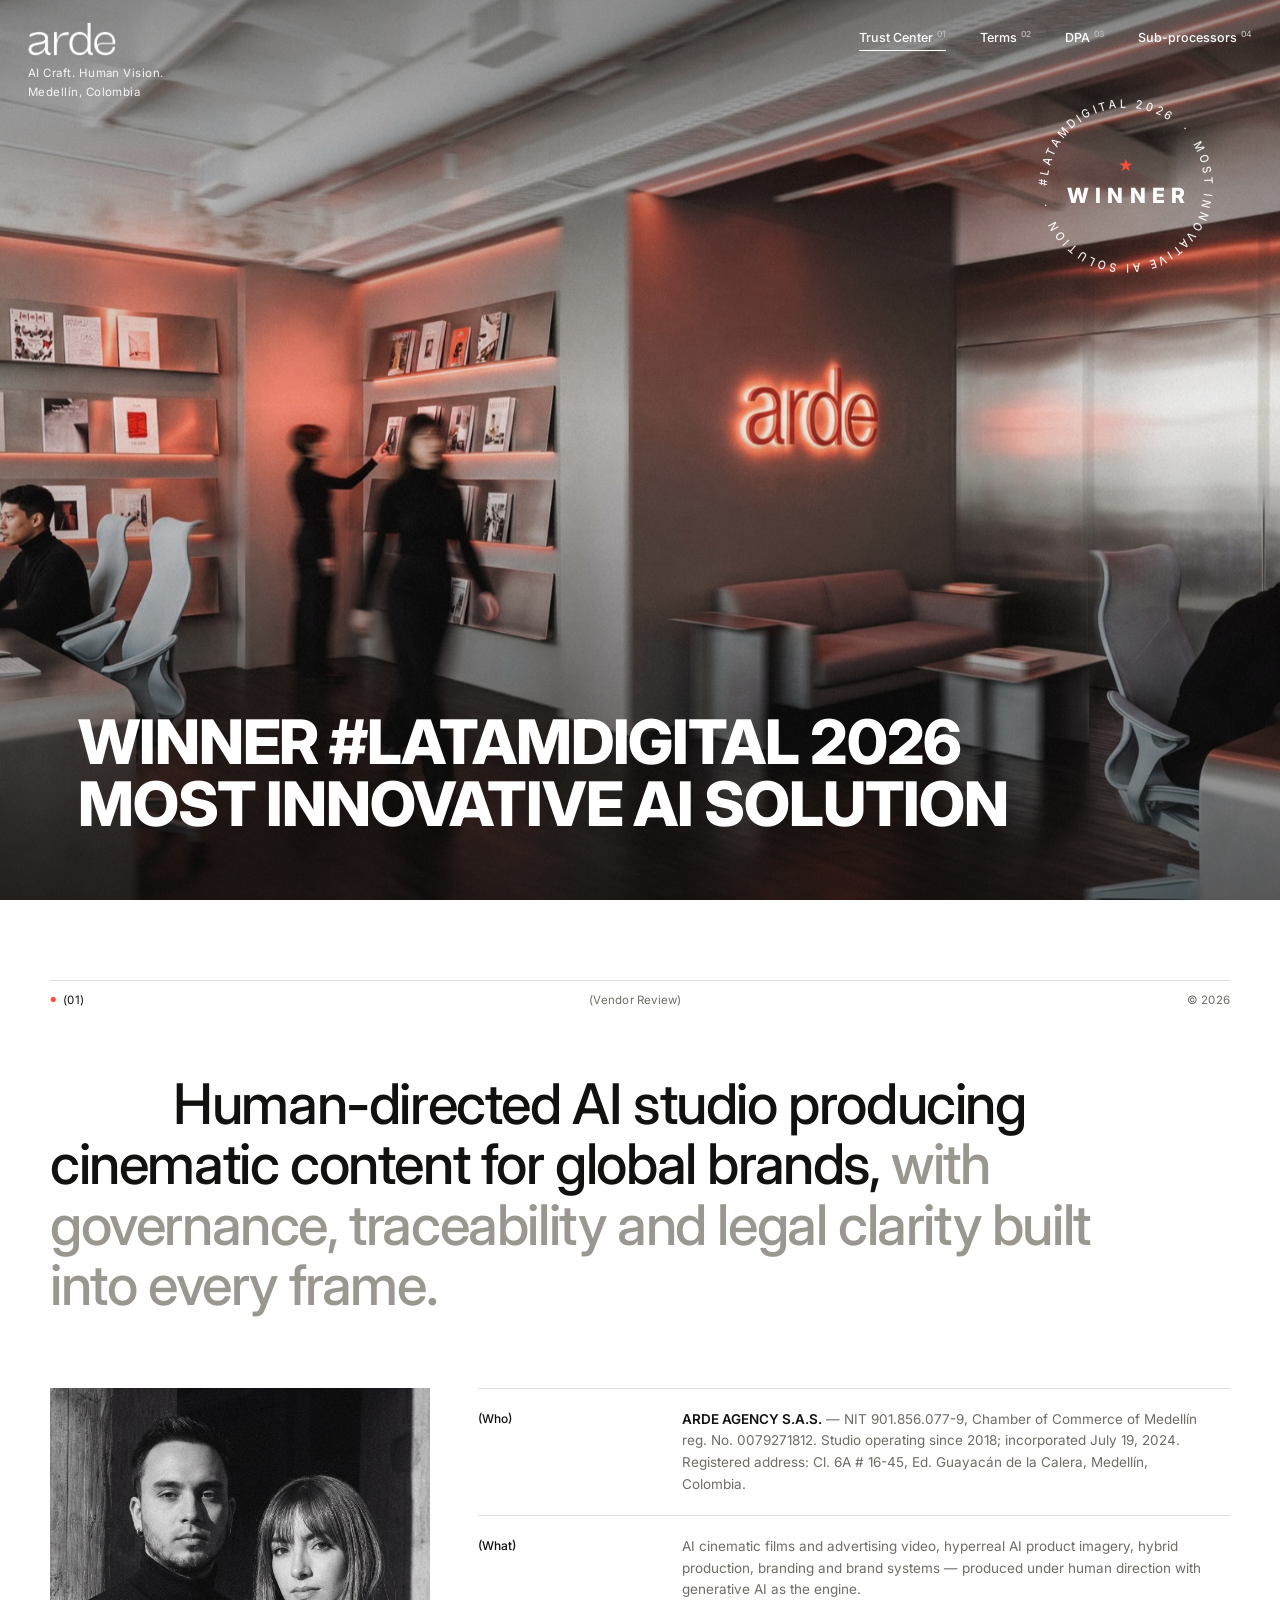
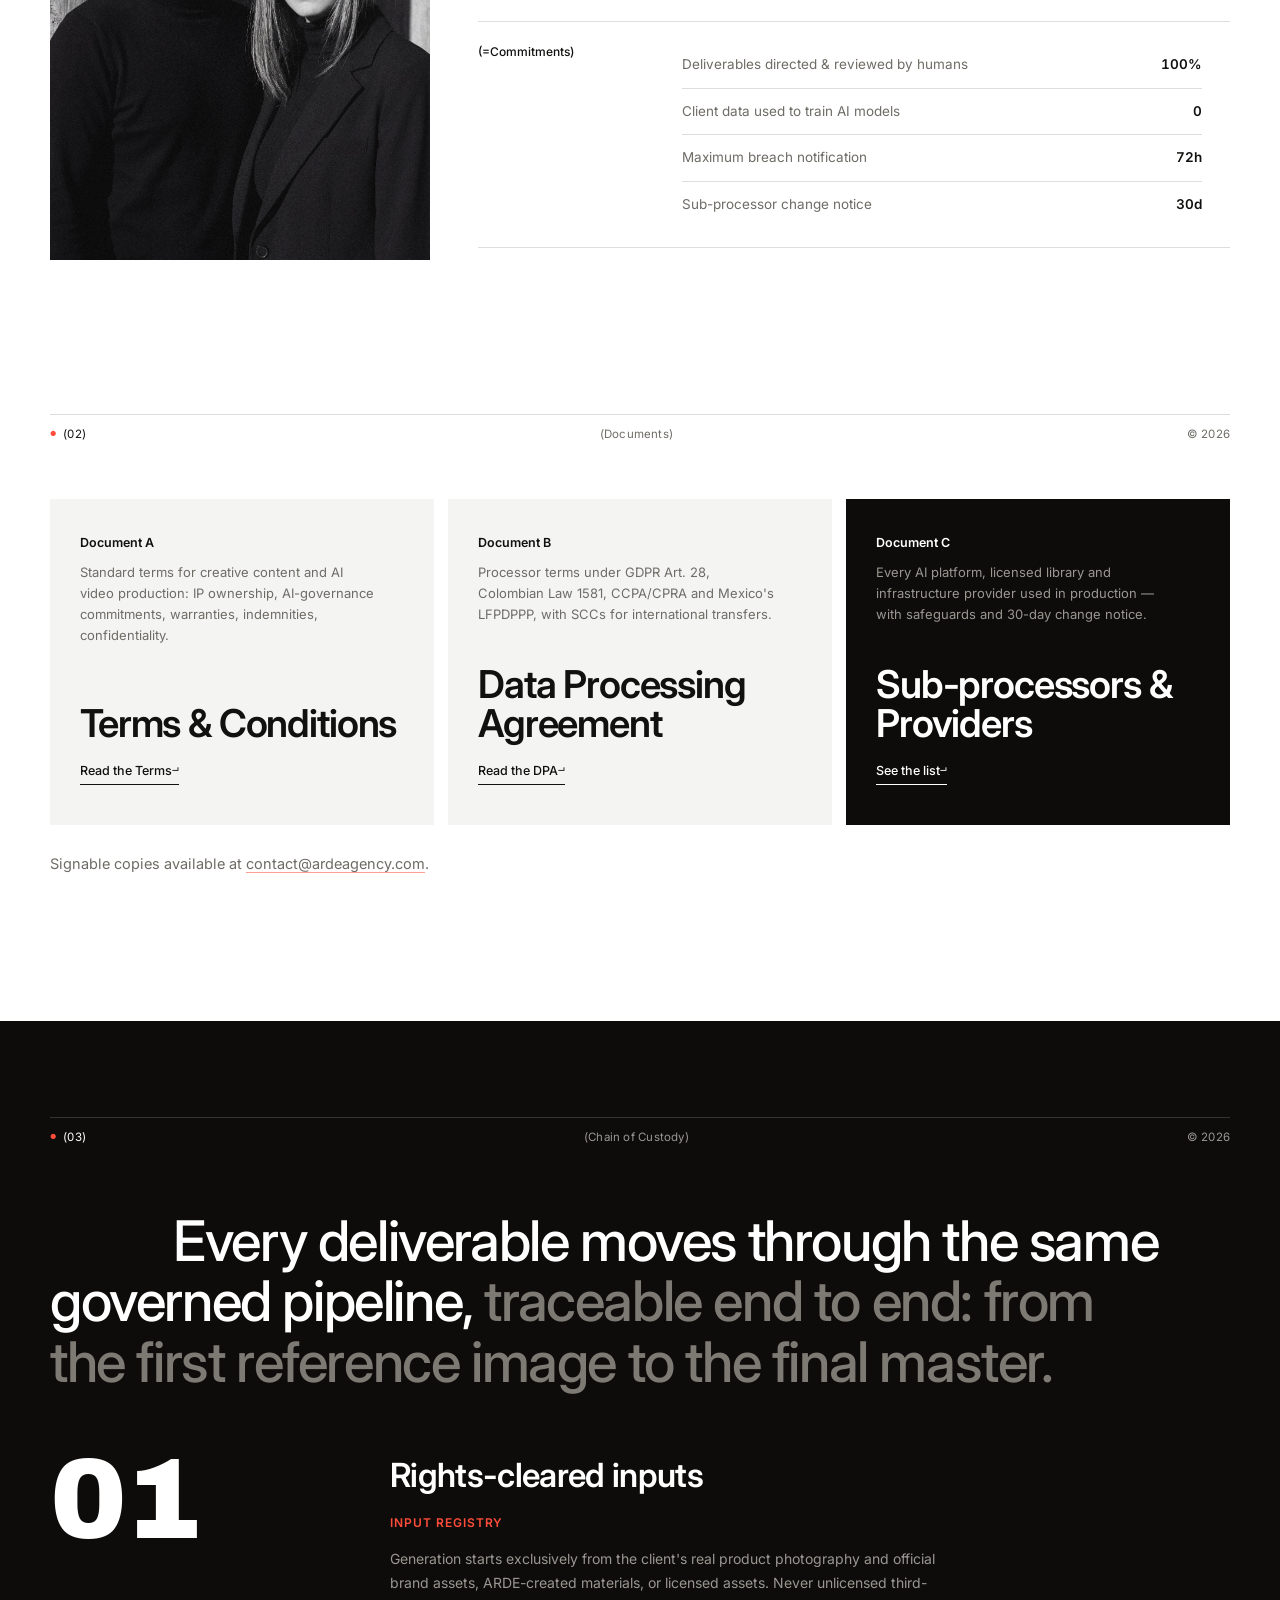
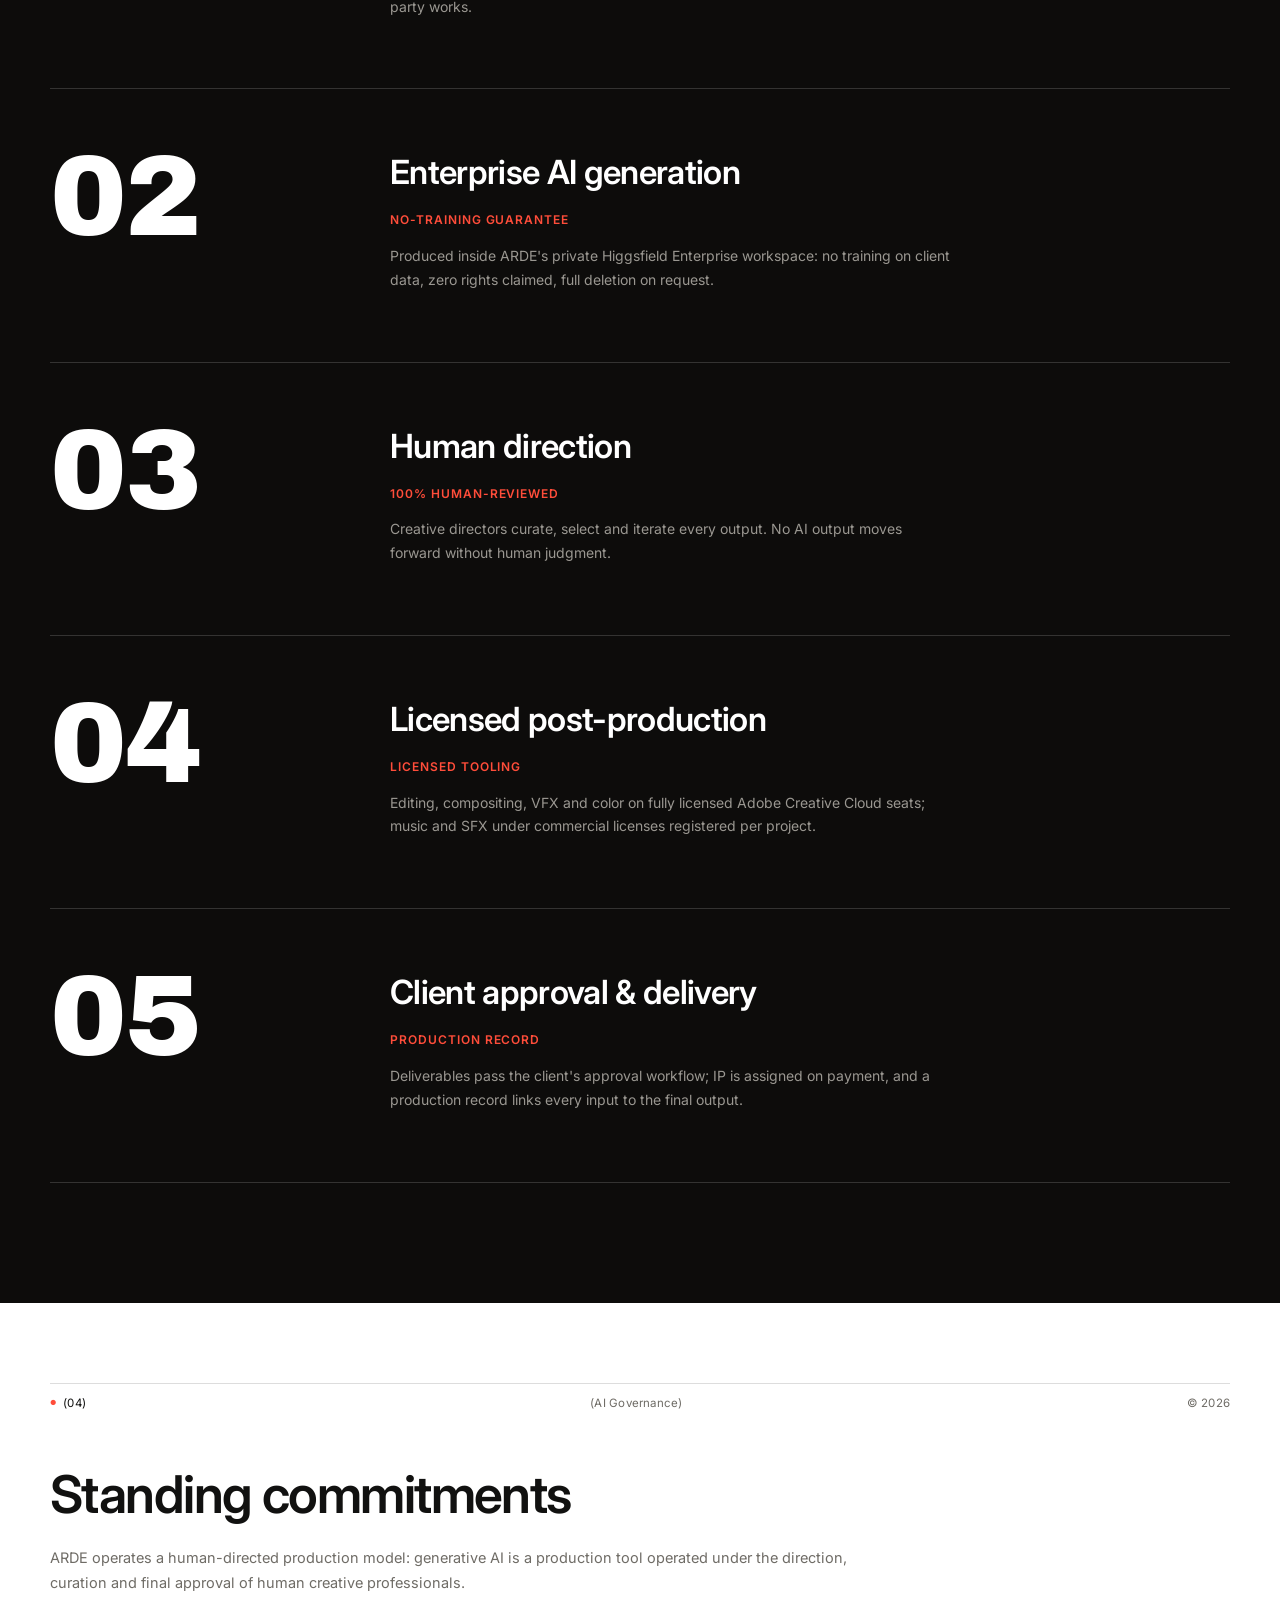
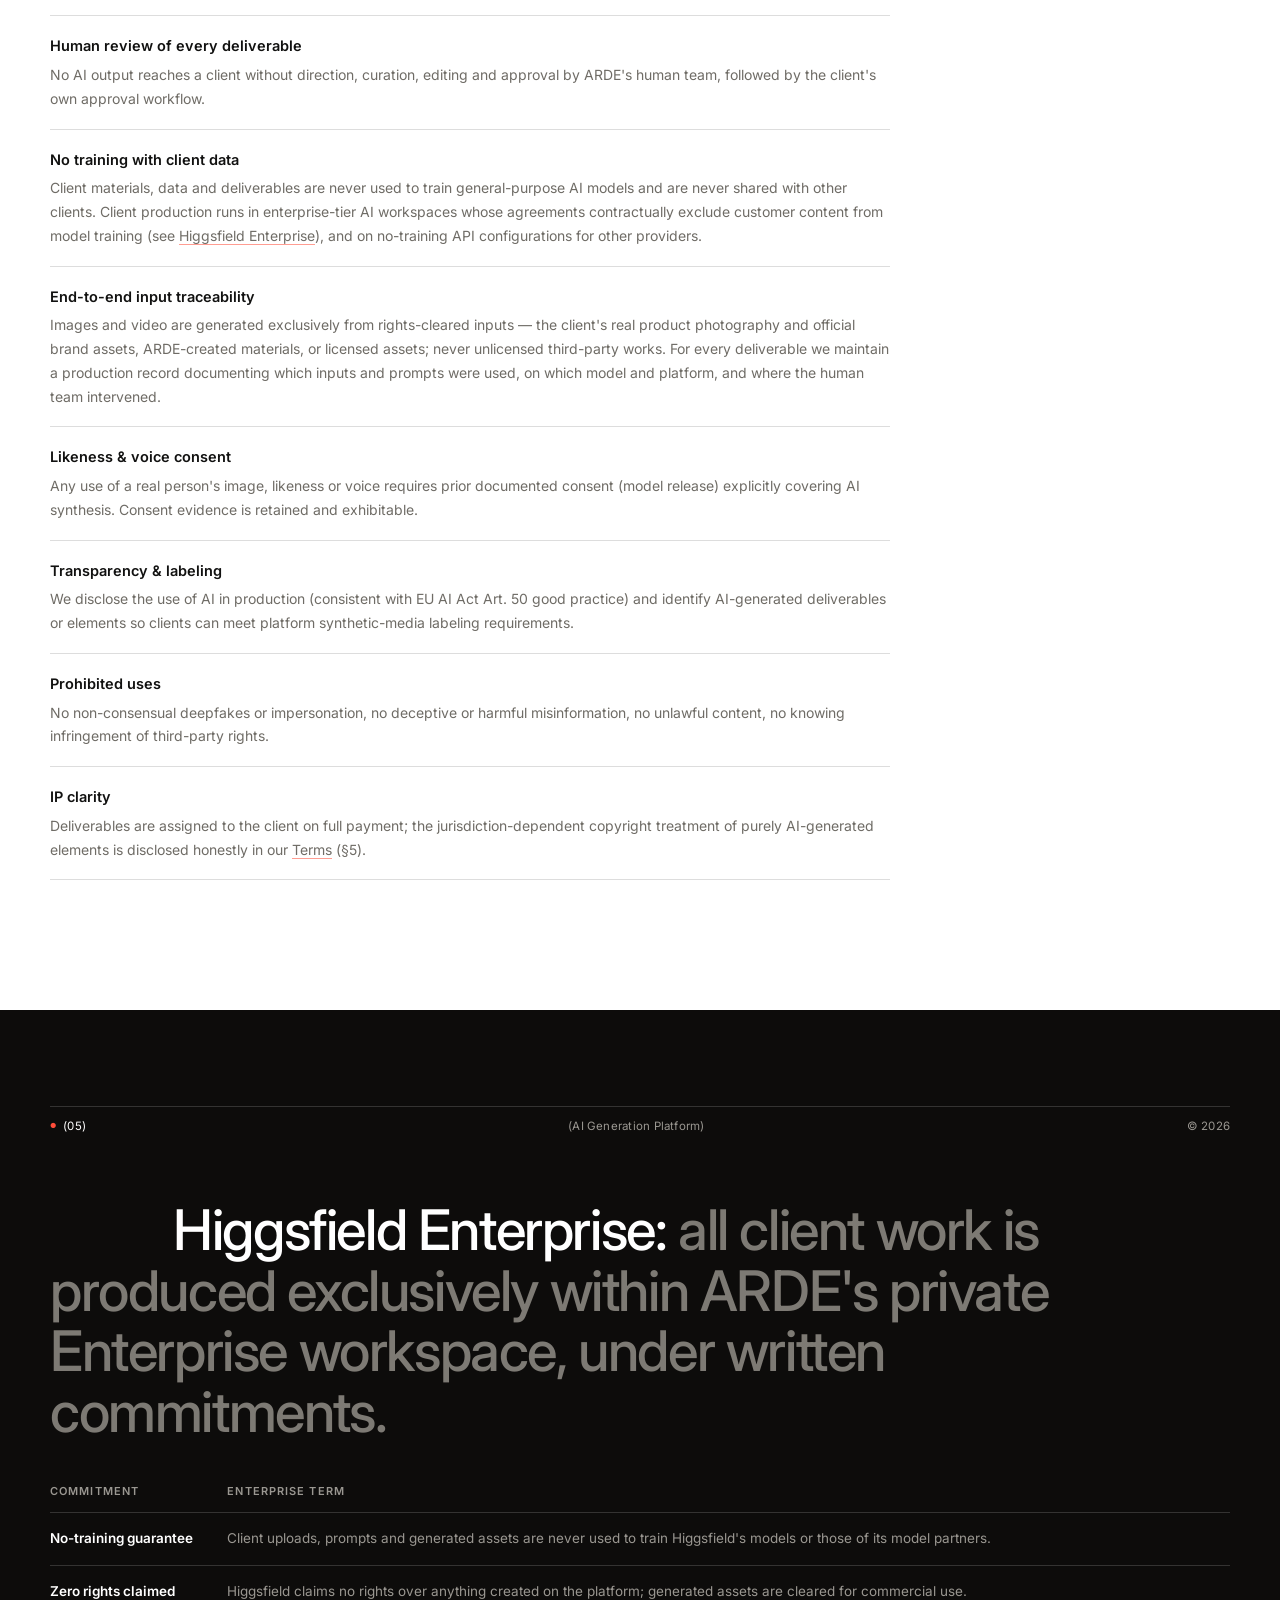
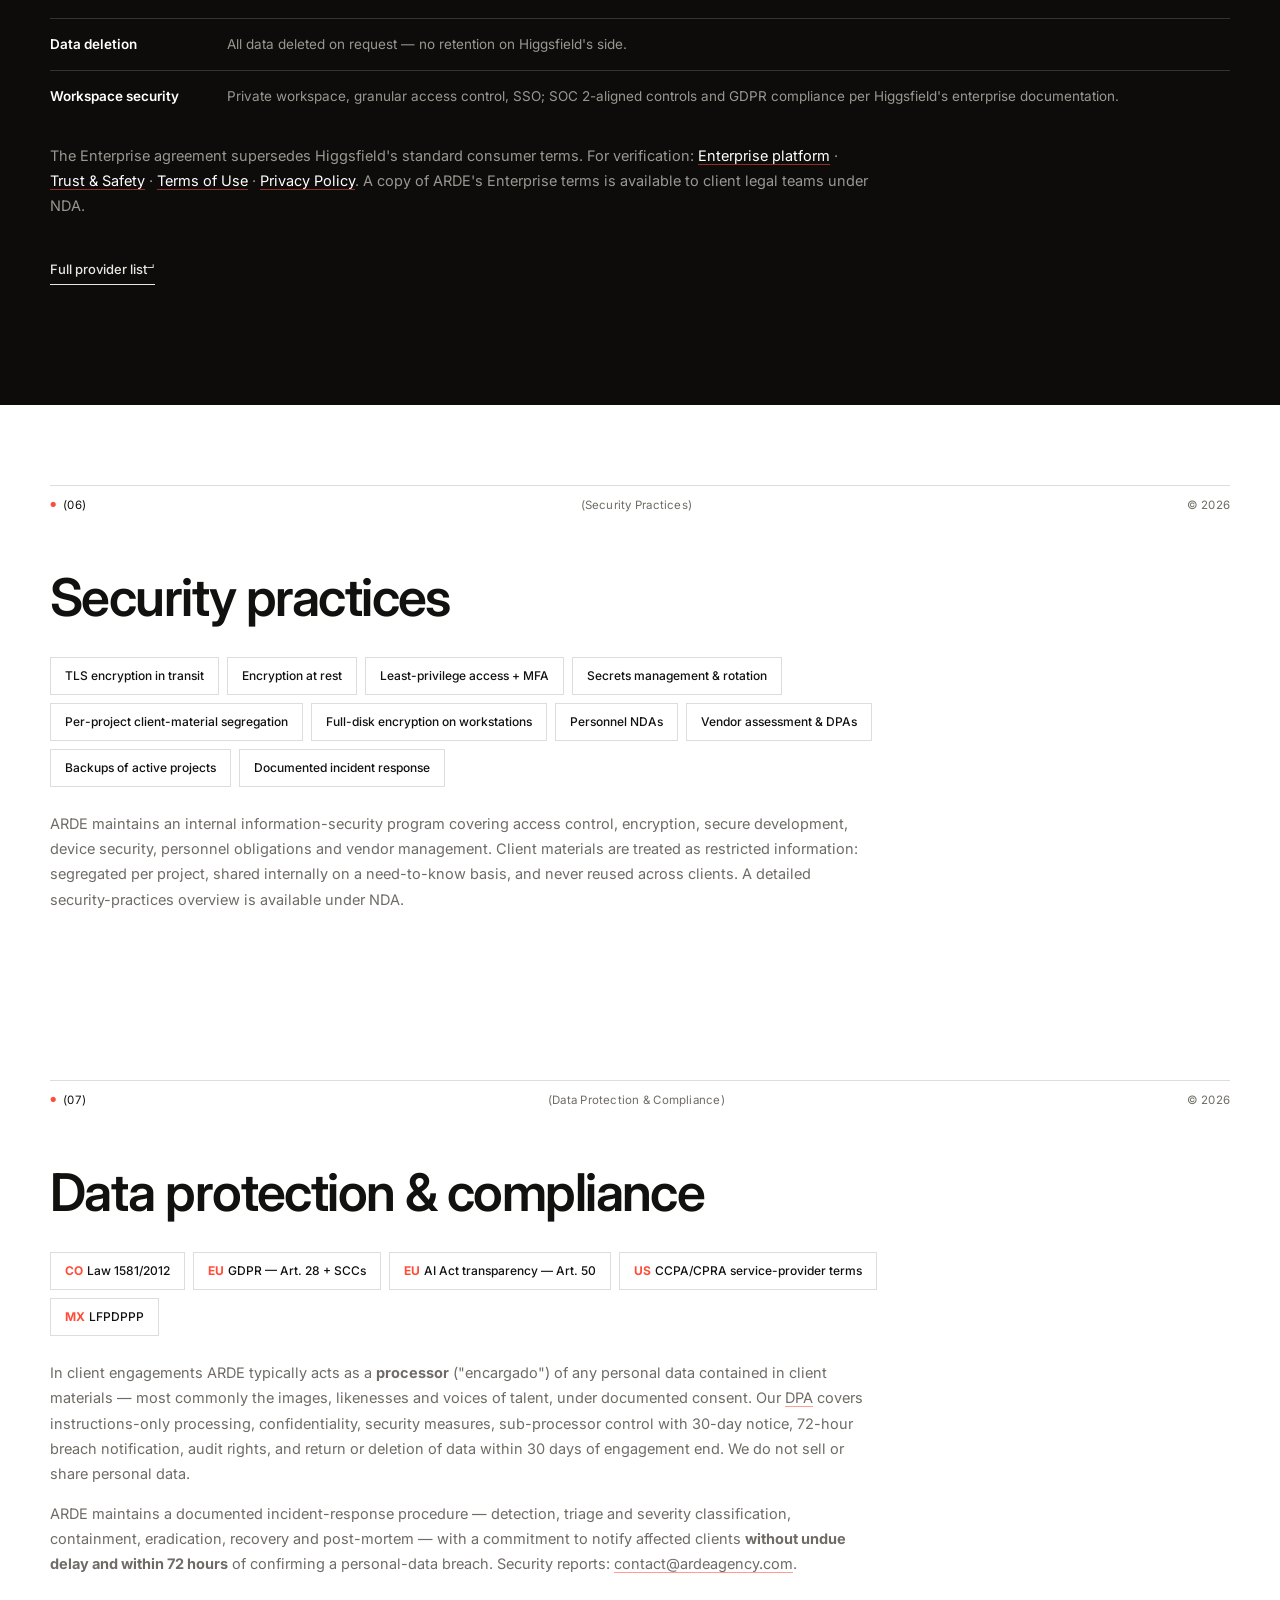
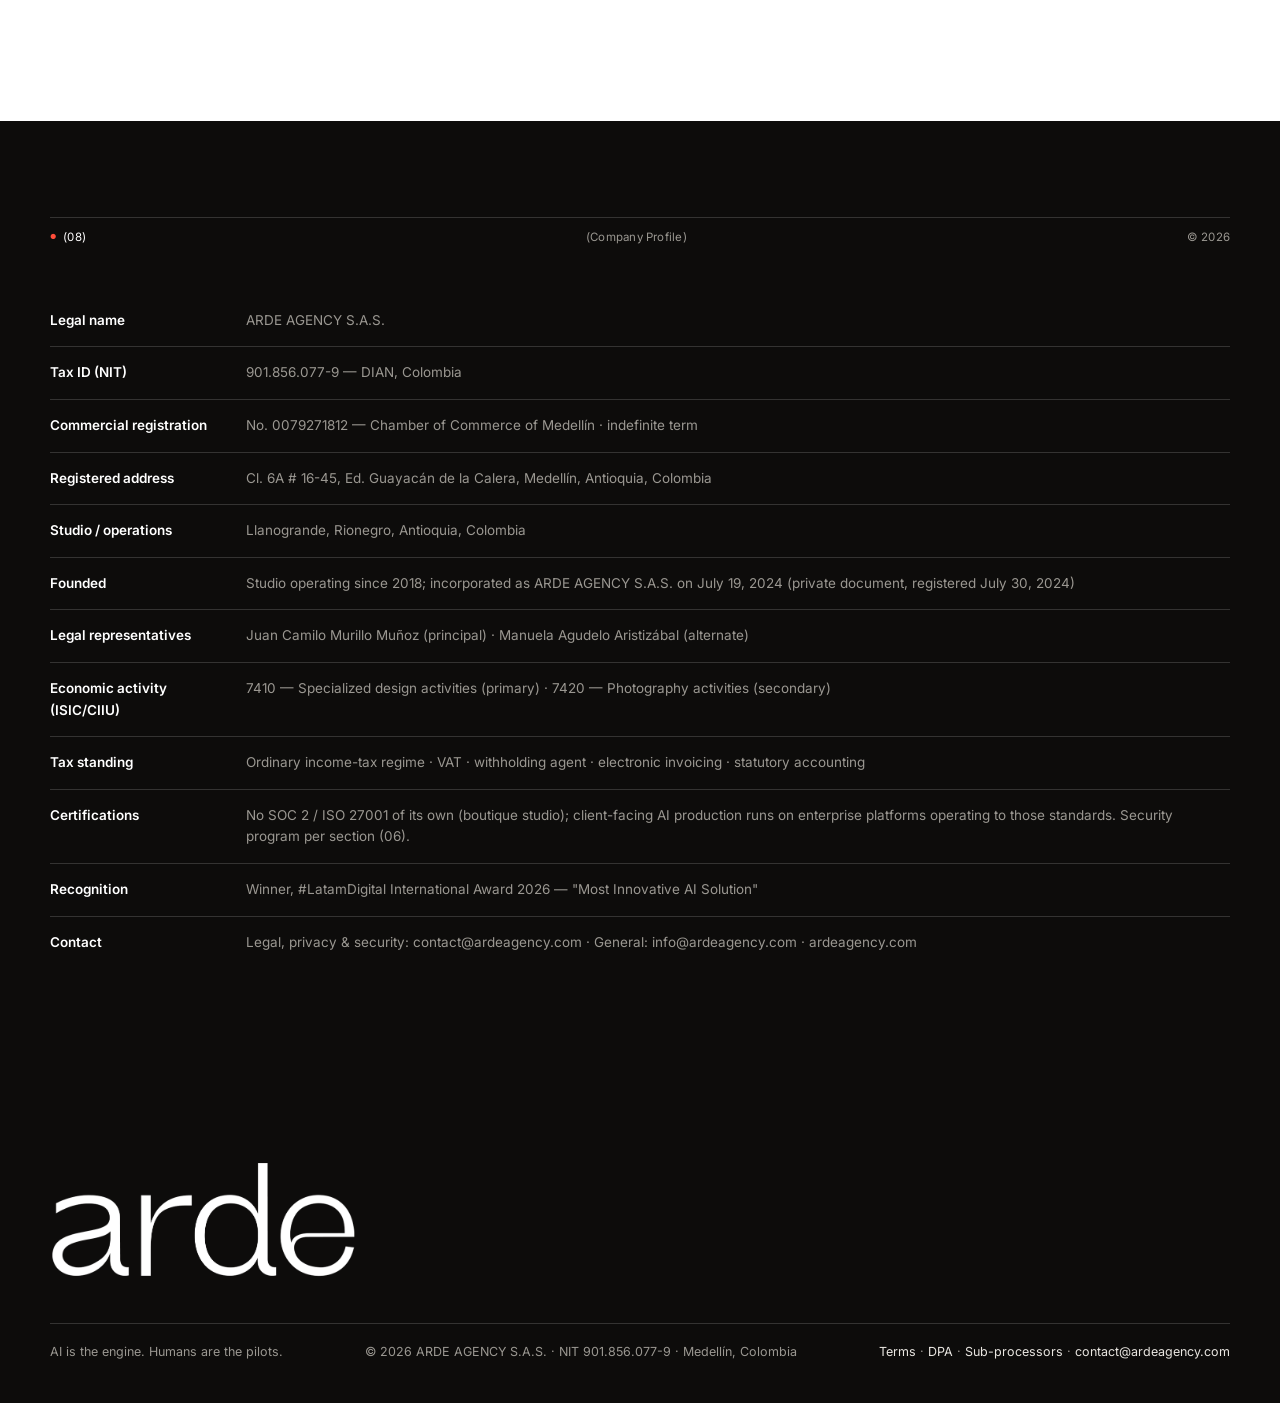
<file: index.html>
<!DOCTYPE html>
<html lang="en">
<head>
<meta charset="UTF-8">
<meta name="viewport" content="width=device-width, initial-scale=1.0">
<title>ARDE — Vendor Trust Center</title>
<meta name="description" content="ARDE Agency's Vendor Trust Center: legal terms, data processing agreement, sub-processors, AI governance and security practices for client vendor-review processes.">
<meta property="og:title" content="ARDE — Vendor Trust Center">
<meta property="og:description" content="Legal, privacy and AI-governance documentation of ARDE Agency S.A.S. — built for client procurement, legal and AI-governance reviews.">
<meta property="og:image" content="https://trust.ardeagency.com/assets/og.jpg">
<meta property="og:type" content="website">
<link rel="icon" href="assets/arde-logo.png">
<link rel="preconnect" href="https://fonts.googleapis.com">
<link rel="preconnect" href="https://fonts.gstatic.com" crossorigin>
<link href="https://fonts.googleapis.com/css2?family=Archivo+Black&family=Inter:wght@400;500;600;800&display=swap" rel="stylesheet">
<link rel="stylesheet" href="styles.css?v=fuel9">
</head>
<body>

<header class="site-header">
  <a class="brand" href="index.html"><img class="logo-img" src="assets/arde-logo-white.png?v=2" alt="arde"></a>
  <nav class="site-nav">
    <a href="index.html" class="active">Trust Center<sup>01</sup></a>
    <a href="terms.html">Terms<sup>02</sup></a>
    <a href="dpa.html">DPA<sup>03</sup></a>
    <a href="sub-processors.html">Sub-processors<sup>04</sup></a>
  </nav>
</header>

<!-- HERO -->
<section class="hero">
  <div class="photo" style="background-image:url('assets/hero-office.jpg')"></div>
  <div class="veil"></div>
  <div class="corner">AI Craft. Human Vision.<br>Medellín, Colombia</div>
  <h1 class="hero-title">Winner #LatamDigital 2026<br>Most Innovative AI&nbsp;Solution</h1>
  <div class="seal" aria-label="Winner — #LatamDigital International Award 2026, Most Innovative AI Solution">
    <svg viewBox="0 0 200 200" aria-hidden="true">
      <defs><path id="sealring" d="M100,100 m-80,0 a80,80 0 1,1 160,0 a80,80 0 1,1 -160,0"/></defs>
      <text class="ring"><textPath href="#sealring" textLength="500" lengthAdjust="spacingAndGlyphs">#LatamDigital 2026&#160;&#160;·&#160;&#160;Most Innovative AI Solution&#160;&#160;·&#160;&#160;</textPath></text>
    </svg>
    <div class="seal-core"><span class="s-star">★</span><span class="s-title">Winner</span></div>
  </div>
</section>

<main>

<!-- (01) STATEMENT — white -->
<section class="band band-light" id="about">
  <div class="wrap">
    <div class="util"><span class="dot">(01)</span><span class="mid">(Vendor Review)</span><span class="end">© 2026</span></div>
    <h2 class="statement"><span class="indent"></span>Human-directed AI studio producing cinematic content for global brands, <span class="dim">with governance, traceability and legal clarity built into every frame.</span></h2>
    <div class="detail">
      <div class="photo-col"><img src="assets/founders.jpg" alt="ARDE founders — Juan Camilo Murillo and Manuela Agudelo" loading="lazy"></div>
      <div class="rows">
        <div class="row"><span class="k">(Who)</span><span class="v"><b>ARDE AGENCY S.A.S.</b> — NIT 901.856.077-9, Chamber of Commerce of Medellín reg. No. 0079271812. Studio operating since 2018; incorporated July 19, 2024. Registered address: Cl. 6A # 16-45, Ed. Guayacán de la Calera, Medellín, Colombia.</span></div>
        <div class="row"><span class="k">(What)</span><span class="v">AI cinematic films and advertising video, hyperreal AI product imagery, hybrid production, branding and brand systems — produced under human direction with generative AI as the engine.</span></div>
        <div class="row"><span class="k">(=Commitments)</span><span class="v">
          <span class="kv"><span>Deliverables directed &amp; reviewed by humans</span><span class="n">100%</span></span>
          <span class="kv"><span>Client data used to train AI models</span><span class="n">0</span></span>
          <span class="kv"><span>Maximum breach notification</span><span class="n">72h</span></span>
          <span class="kv"><span>Sub-processor change notice</span><span class="n">30d</span></span>
        </span></div>
      </div>
    </div>
  </div>
</section>

<!-- (02) DOCUMENTS — white -->
<section class="band band-light" id="documents" style="padding-top:24px">
  <div class="wrap">
    <div class="util"><span class="dot">(02)</span><span class="mid">(Documents)</span><span class="end">© 2026</span></div>
    <div class="card-grid">
      <a class="card" href="terms.html">
        <span class="label">Document A</span>
        <span class="desc">Standard terms for creative content and AI video production: IP ownership, AI-governance commitments, warranties, indemnities, confidentiality.</span>
        <span class="big-title">Terms &amp; Conditions</span>
        <span class="go">Read the Terms</span>
      </a>
      <a class="card" href="dpa.html">
        <span class="label">Document B</span>
        <span class="desc">Processor terms under GDPR Art. 28, Colombian Law 1581, CCPA/CPRA and Mexico's LFPDPPP, with SCCs for international transfers.</span>
        <span class="big-title">Data Processing Agreement</span>
        <span class="go">Read the DPA</span>
      </a>
      <a class="card card-dark" href="sub-processors.html">
        <span class="label">Document C</span>
        <span class="desc">Every AI platform, licensed library and infrastructure provider used in production — with safeguards and 30-day change notice.</span>
        <span class="big-title">Sub-processors &amp; Providers</span>
        <span class="go">See the list</span>
      </a>
    </div>
    <p style="margin-top:26px">Signable copies available at <a href="mailto:contact@ardeagency.com">contact@ardeagency.com</a>.</p>
  </div>
</section>

<!-- (03) CHAIN OF CUSTODY — dark, diagonal in/out -->
<section class="band band-dark cut-down cut-up" id="chain">
  <div class="wrap">
    <div class="util"><span class="dot">(03)</span><span class="mid">(Chain of Custody)</span><span class="end">© 2026</span></div>
    <h2 class="statement"><span class="indent"></span>Every deliverable moves through the same governed pipeline, <span class="dim">traceable end to end: from the first reference image to the final master.</span></h2>

    <div class="feature">
      <div class="big">01</div>
      <div class="body">
        <h3>Rights-cleared inputs</h3>
        <div class="tagline">Input registry</div>
        <p>Generation starts exclusively from the client's real product photography and official brand assets, ARDE-created materials, or licensed assets. Never unlicensed third-party works.</p>
      </div>
    </div>
    <div class="feature">
      <div class="big">02</div>
      <div class="body">
        <h3>Enterprise AI generation</h3>
        <div class="tagline">No-training guarantee</div>
        <p>Produced inside ARDE's private Higgsfield Enterprise workspace: no training on client data, zero rights claimed, full deletion on request.</p>
      </div>
    </div>
    <div class="feature">
      <div class="big">03</div>
      <div class="body">
        <h3>Human direction</h3>
        <div class="tagline">100% human-reviewed</div>
        <p>Creative directors curate, select and iterate every output. No AI output moves forward without human judgment.</p>
      </div>
    </div>
    <div class="feature">
      <div class="big">04</div>
      <div class="body">
        <h3>Licensed post-production</h3>
        <div class="tagline">Licensed tooling</div>
        <p>Editing, compositing, VFX and color on fully licensed Adobe Creative Cloud seats; music and SFX under commercial licenses registered per project.</p>
      </div>
    </div>
    <div class="feature">
      <div class="big">05</div>
      <div class="body">
        <h3>Client approval &amp; delivery</h3>
        <div class="tagline">Production record</div>
        <p>Deliverables pass the client's approval workflow; IP is assigned on payment, and a production record links every input to the final output.</p>
      </div>
    </div>
  </div>
</section>

<!-- (04) AI GOVERNANCE — white -->
<section class="band band-light" id="governance">
  <div class="wrap">
    <div class="util"><span class="dot">(04)</span><span class="mid">(AI Governance)</span><span class="end">© 2026</span></div>
    <h2 class="sec-title">Standing commitments</h2>
    <p>ARDE operates a human-directed production model: generative AI is a production tool operated under the direction, curation and final approval of human creative professionals.</p>
    <ul>
      <li><strong>Human review of every deliverable</strong>No AI output reaches a client without direction, curation, editing and approval by ARDE's human team, followed by the client's own approval workflow.</li>
      <li><strong>No training with client data</strong>Client materials, data and deliverables are never used to train general-purpose AI models and are never shared with other clients. Client production runs in enterprise-tier AI workspaces whose agreements contractually exclude customer content from model training (see <a href="#higgsfield">Higgsfield Enterprise</a>), and on no-training API configurations for other providers.</li>
      <li><strong>End-to-end input traceability</strong>Images and video are generated exclusively from rights-cleared inputs — the client's real product photography and official brand assets, ARDE-created materials, or licensed assets; never unlicensed third-party works. For every deliverable we maintain a production record documenting which inputs and prompts were used, on which model and platform, and where the human team intervened.</li>
      <li><strong>Likeness &amp; voice consent</strong>Any use of a real person's image, likeness or voice requires prior documented consent (model release) explicitly covering AI synthesis. Consent evidence is retained and exhibitable.</li>
      <li><strong>Transparency &amp; labeling</strong>We disclose the use of AI in production (consistent with EU AI Act Art. 50 good practice) and identify AI-generated deliverables or elements so clients can meet platform synthetic-media labeling requirements.</li>
      <li><strong>Prohibited uses</strong>No non-consensual deepfakes or impersonation, no deceptive or harmful misinformation, no unlawful content, no knowing infringement of third-party rights.</li>
      <li><strong>IP clarity</strong>Deliverables are assigned to the client on full payment; the jurisdiction-dependent copyright treatment of purely AI-generated elements is disclosed honestly in our <a href="terms.html">Terms</a> (§5).</li>
    </ul>
  </div>
</section>

<!-- (05) HIGGSFIELD — dark -->
<section class="band band-dark cut-down cut-up" id="higgsfield">
  <div class="wrap">
    <div class="util"><span class="dot">(05)</span><span class="mid">(AI Generation Platform)</span><span class="end">© 2026</span></div>
    <h2 class="statement"><span class="indent"></span>Higgsfield Enterprise: <span class="dim">all client work is produced exclusively within ARDE's private Enterprise workspace, under written commitments.</span></h2>
    <div class="tbl-wrap"><table>
      <tr><th>Commitment</th><th>Enterprise term</th></tr>
      <tr><td><strong>No-training guarantee</strong></td><td>Client uploads, prompts and generated assets are never used to train Higgsfield's models or those of its model partners.</td></tr>
      <tr><td><strong>Zero rights claimed</strong></td><td>Higgsfield claims no rights over anything created on the platform; generated assets are cleared for commercial use.</td></tr>
      <tr><td><strong>Data deletion</strong></td><td>All data deleted on request — no retention on Higgsfield's side.</td></tr>
      <tr><td><strong>Workspace security</strong></td><td>Private workspace, granular access control, SSO; SOC 2-aligned controls and GDPR compliance per Higgsfield's enterprise documentation.</td></tr>
    </table></div>
    <p style="margin-top:20px">The Enterprise agreement supersedes Higgsfield's standard consumer terms. For verification: <a href="https://higgsfield.ai/enterprise" target="_blank" rel="noopener">Enterprise platform</a> · <a href="https://higgsfield.ai/trust" target="_blank" rel="noopener">Trust &amp; Safety</a> · <a href="https://higgsfield.ai/terms-of-use-agreement" target="_blank" rel="noopener">Terms of Use</a> · <a href="https://higgsfield.ai/privacy-policy" target="_blank" rel="noopener">Privacy Policy</a>. A copy of ARDE's Enterprise terms is available to client legal teams under NDA.</p>
    <a class="txt-btn" href="sub-processors.html">Full provider list</a>
  </div>
</section>

<!-- (06) SECURITY + (07) DATA PROTECTION — white -->
<section class="band band-light" id="security">
  <div class="wrap">
    <div class="util"><span class="dot">(06)</span><span class="mid">(Security Practices)</span><span class="end">© 2026</span></div>
    <h2 class="sec-title">Security practices</h2>
    <div class="pill-row">
      <span class="pill">TLS encryption in transit</span>
      <span class="pill">Encryption at rest</span>
      <span class="pill">Least-privilege access + MFA</span>
      <span class="pill">Secrets management &amp; rotation</span>
      <span class="pill">Per-project client-material segregation</span>
      <span class="pill">Full-disk encryption on workstations</span>
      <span class="pill">Personnel NDAs</span>
      <span class="pill">Vendor assessment &amp; DPAs</span>
      <span class="pill">Backups of active projects</span>
      <span class="pill">Documented incident response</span>
    </div>
    <p>ARDE maintains an internal information-security program covering access control, encryption, secure development, device security, personnel obligations and vendor management. Client materials are treated as restricted information: segregated per project, shared internally on a need-to-know basis, and never reused across clients. A detailed security-practices overview is available under NDA.</p>
  </div>
</section>

<section class="band band-light" id="data-protection" style="padding-top:24px">
  <div class="wrap">
    <div class="util"><span class="dot">(07)</span><span class="mid">(Data Protection &amp; Compliance)</span><span class="end">© 2026</span></div>
    <h2 class="sec-title">Data protection &amp; compliance</h2>
    <div class="pill-row">
      <span class="pill"><b>CO</b>Law 1581/2012</span>
      <span class="pill"><b>EU</b>GDPR — Art. 28 + SCCs</span>
      <span class="pill"><b>EU</b>AI Act transparency — Art. 50</span>
      <span class="pill"><b>US</b>CCPA/CPRA service-provider terms</span>
      <span class="pill"><b>MX</b>LFPDPPP</span>
    </div>
    <p>In client engagements ARDE typically acts as a <strong>processor</strong> ("encargado") of any personal data contained in client materials — most commonly the images, likenesses and voices of talent, under documented consent. Our <a href="dpa.html">DPA</a> covers instructions-only processing, confidentiality, security measures, sub-processor control with 30-day notice, 72-hour breach notification, audit rights, and return or deletion of data within 30 days of engagement end. We do not sell or share personal data.</p>
    <p>ARDE maintains a documented incident-response procedure — detection, triage and severity classification, containment, eradication, recovery and post-mortem — with a commitment to notify affected clients <strong>without undue delay and within 72 hours</strong> of confirming a personal-data breach. Security reports: <a href="mailto:contact@ardeagency.com">contact@ardeagency.com</a>.</p>
  </div>
</section>

<!-- (08) COMPANY — dark -->
<section class="band band-dark cut-down cut-up" id="company">
  <div class="wrap">
    <div class="util"><span class="dot">(08)</span><span class="mid">(Company Profile)</span><span class="end">© 2026</span></div>
    <div class="tbl-wrap" style="margin-top:48px"><table>
      <tr><td><strong>Legal name</strong></td><td>ARDE AGENCY S.A.S.</td></tr>
      <tr><td><strong>Tax ID (NIT)</strong></td><td>901.856.077-9 — DIAN, Colombia</td></tr>
      <tr><td><strong>Commercial registration</strong></td><td>No. 0079271812 — Chamber of Commerce of Medellín · indefinite term</td></tr>
      <tr><td><strong>Registered address</strong></td><td>Cl. 6A # 16-45, Ed. Guayacán de la Calera, Medellín, Antioquia, Colombia</td></tr>
      <tr><td><strong>Studio / operations</strong></td><td>Llanogrande, Rionegro, Antioquia, Colombia</td></tr>
      <tr><td><strong>Founded</strong></td><td>Studio operating since 2018; incorporated as ARDE AGENCY S.A.S. on July 19, 2024 (private document, registered July 30, 2024)</td></tr>
      <tr><td><strong>Legal representatives</strong></td><td>Juan Camilo Murillo Muñoz (principal) · Manuela Agudelo Aristizábal (alternate)</td></tr>
      <tr><td><strong>Economic activity (ISIC/CIIU)</strong></td><td>7410 — Specialized design activities (primary) · 7420 — Photography activities (secondary)</td></tr>
      <tr><td><strong>Tax standing</strong></td><td>Ordinary income-tax regime · VAT · withholding agent · electronic invoicing · statutory accounting</td></tr>
      <tr><td><strong>Certifications</strong></td><td>No SOC 2 / ISO 27001 of its own (boutique studio); client-facing AI production runs on enterprise platforms operating to those standards. Security program per section (06).</td></tr>
      <tr><td><strong>Recognition</strong></td><td>Winner, #LatamDigital International Award 2026 — "Most Innovative AI Solution"</td></tr>
      <tr><td><strong>Contact</strong></td><td>Legal, privacy &amp; security: contact@ardeagency.com · General: info@ardeagency.com · ardeagency.com</td></tr>
    </table></div>
  </div>
</section>

</main>

<footer class="site-footer">
  <div class="inner">
    <img class="foot-logo" src="assets/arde-logo-white.png?v=2" alt="arde">
    <div class="cols">
      <span>AI is the engine. Humans are the pilots.</span>
      <span>© 2026 ARDE AGENCY S.A.S. · NIT 901.856.077-9 · Medellín, Colombia</span>
      <span><a href="terms.html">Terms</a> · <a href="dpa.html">DPA</a> · <a href="sub-processors.html">Sub-processors</a> · <a href="mailto:contact@ardeagency.com">contact@ardeagency.com</a></span>
    </div>
  </div>
</footer>

</body>
</html>
</file>
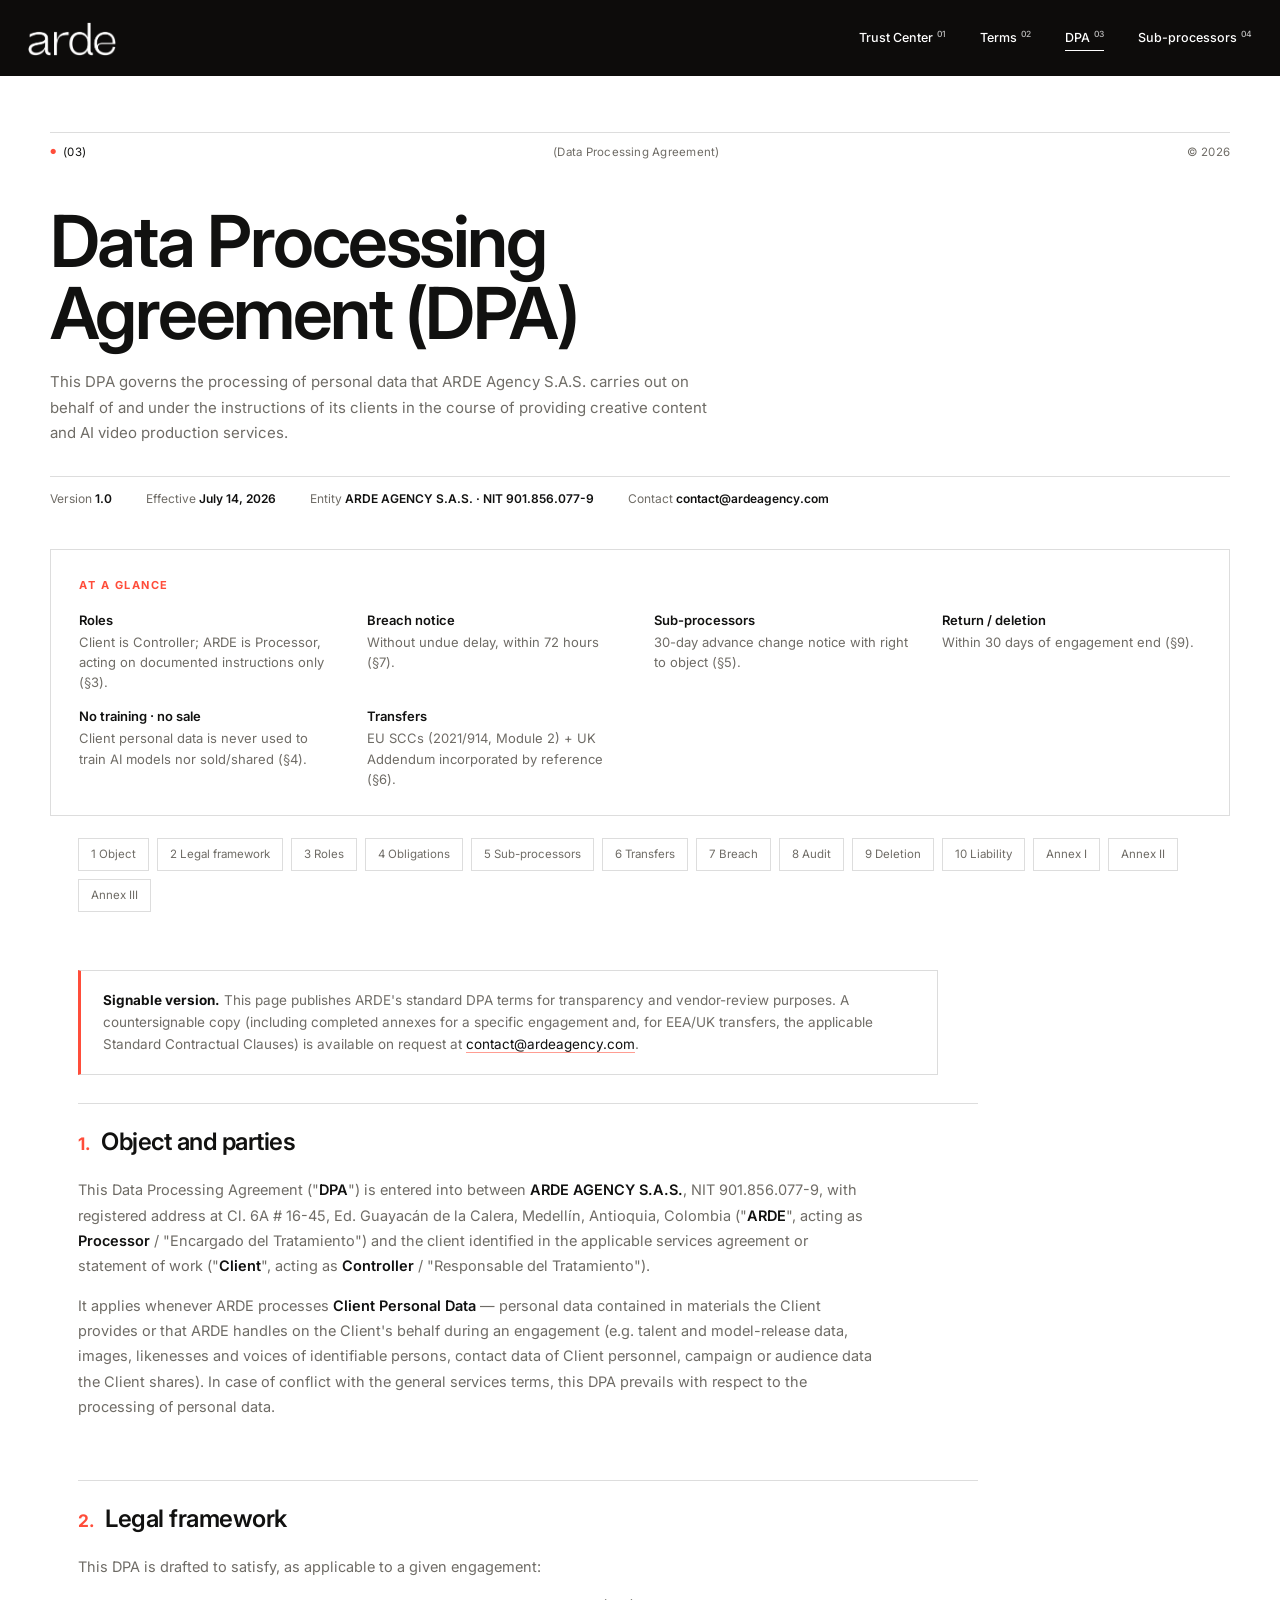
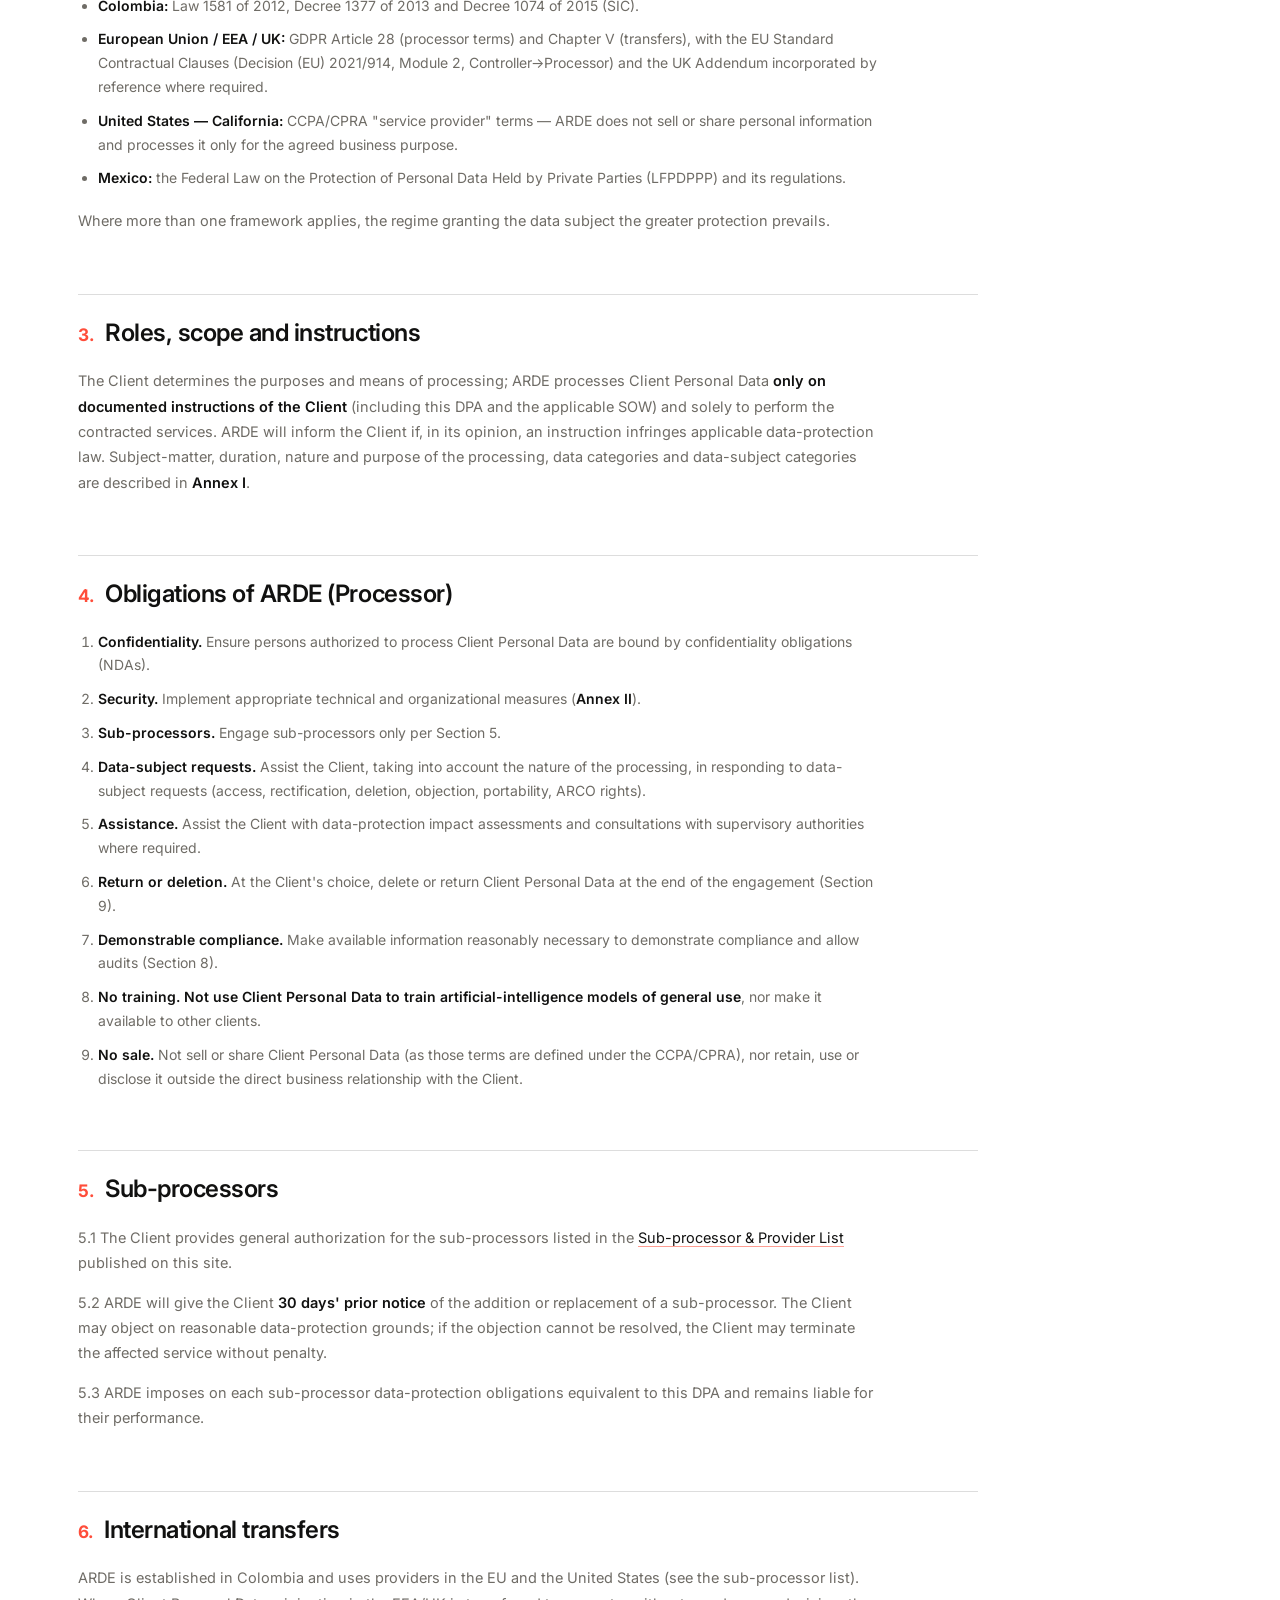
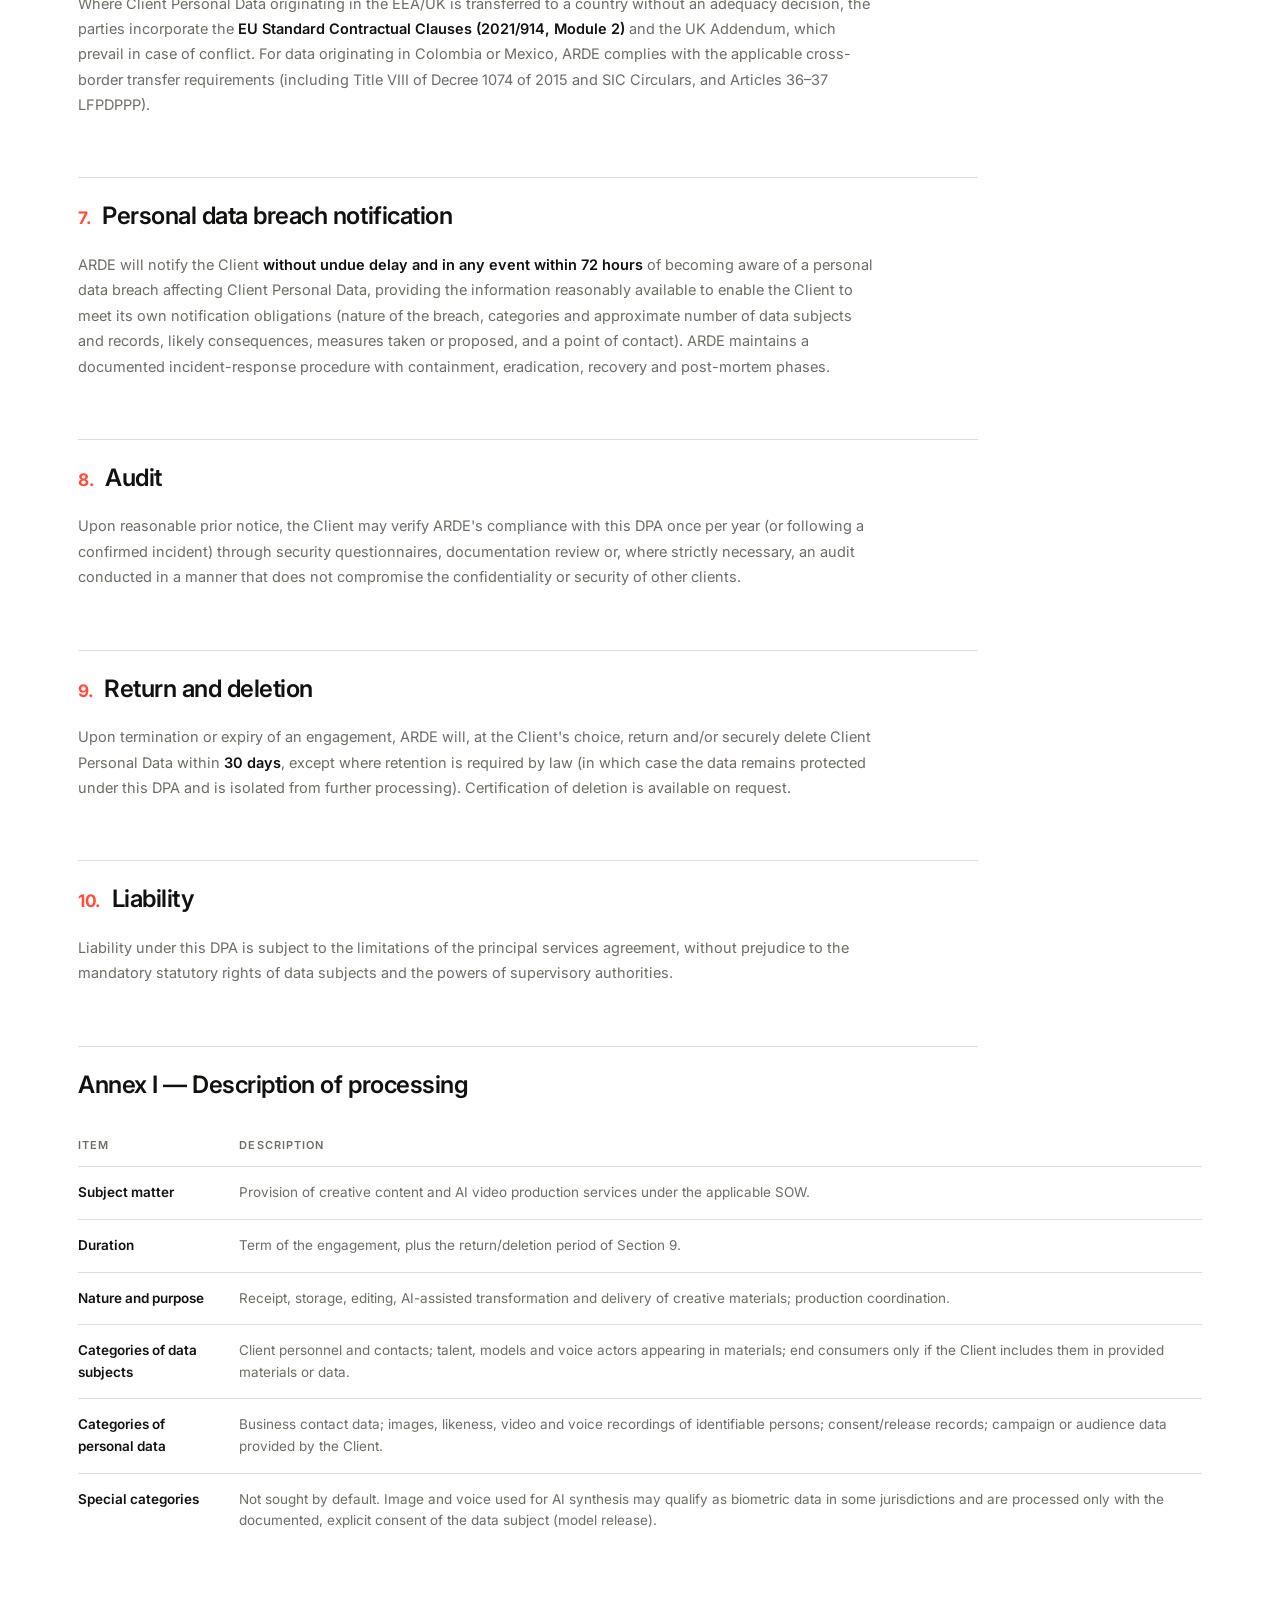
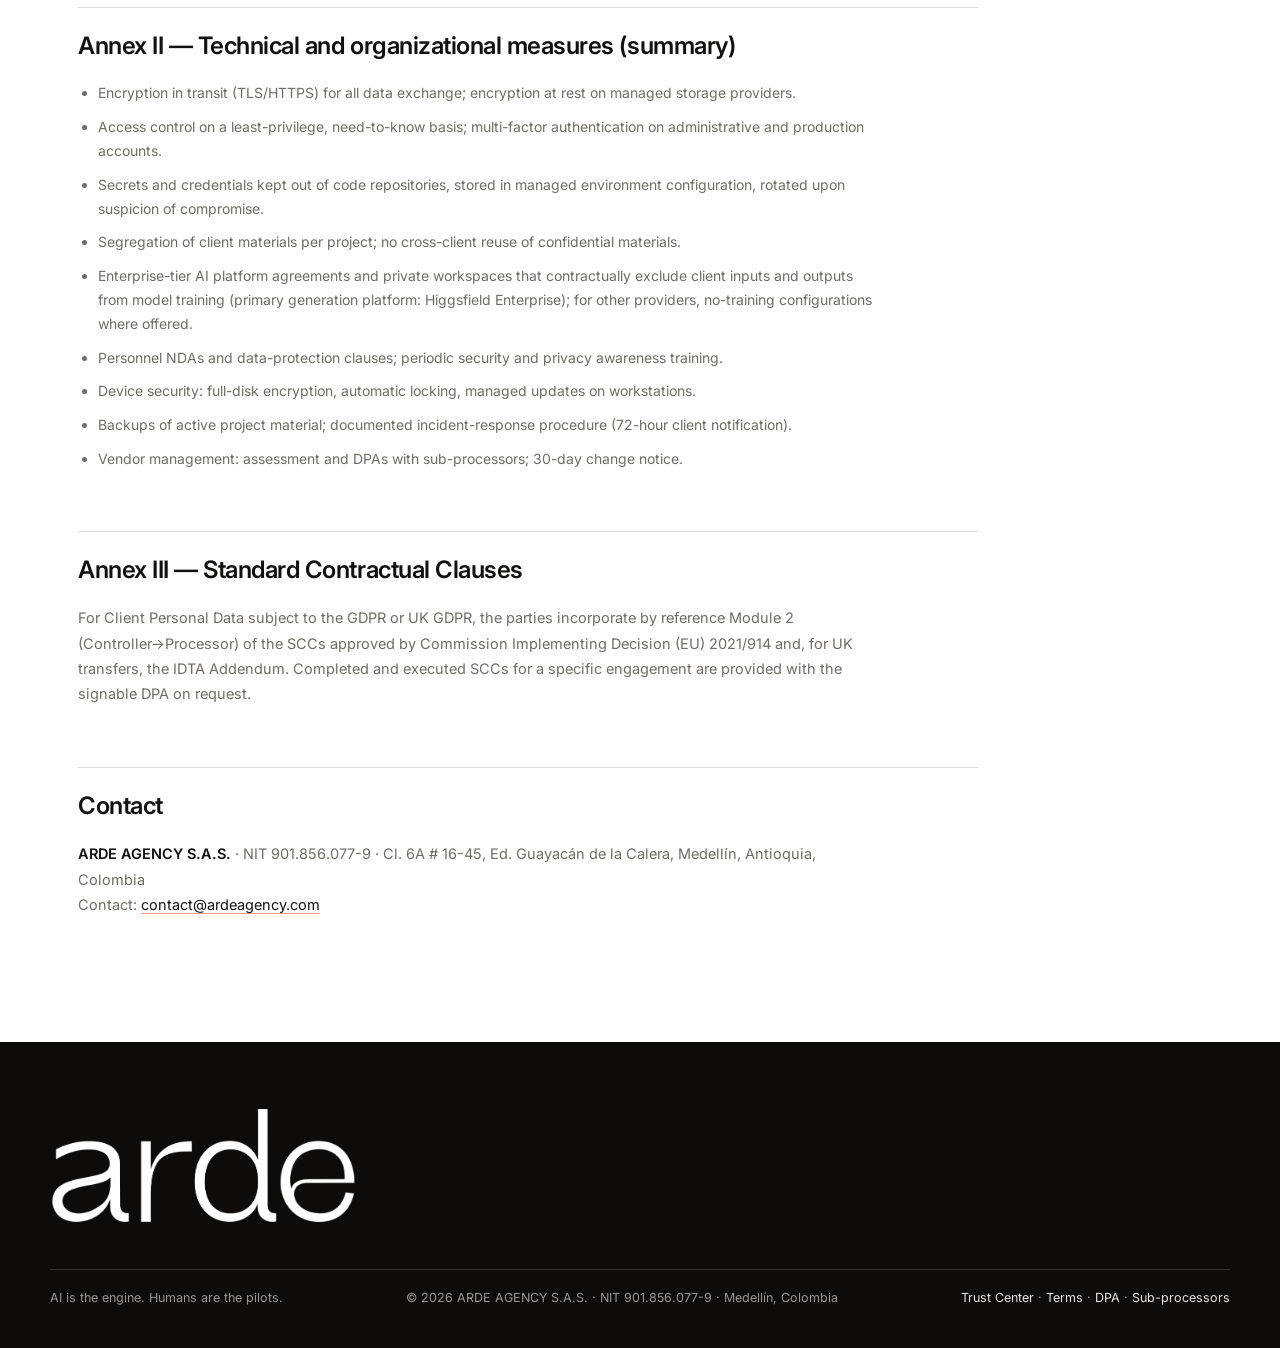
<file: dpa.html>
<!DOCTYPE html>
<html lang="en">
<head>
<meta charset="UTF-8">
<meta name="viewport" content="width=device-width, initial-scale=1.0">
<title>Data Processing Agreement (DPA) | ARDE</title>
<meta name="description" content="ARDE Agency's Data Processing Agreement governing the processing of personal data on behalf of clients.">
<link rel="icon" href="assets/arde-logo.png">
<link rel="preconnect" href="https://fonts.googleapis.com">
<link rel="preconnect" href="https://fonts.gstatic.com" crossorigin>
<link href="https://fonts.googleapis.com/css2?family=Archivo+Black&family=Inter:wght@400;500;600;800&display=swap" rel="stylesheet">
<link rel="stylesheet" href="styles.css?v=fuel9">
</head>
<body>

<header class="site-header">
  <a class="brand" href="index.html"><img class="logo-img" src="assets/arde-logo-white.png?v=2" alt="arde"></a>
  <nav class="site-nav">
    <a href="index.html">Trust Center<sup>01</sup></a>
    <a href="terms.html">Terms<sup>02</sup></a>
    <a href="dpa.html" class="active">DPA<sup>03</sup></a>
    <a href="sub-processors.html">Sub-processors<sup>04</sup></a>
  </nav>
</header>
<div class="doc-top"></div>

<section class="doc-hero">
  <div class="inner">
    <div class="util"><span class="dot">(03)</span><span class="mid">(Data Processing Agreement)</span><span class="end">© 2026</span></div>
    <h1>Data Processing Agreement (DPA)</h1>
    <p class="sub">This DPA governs the processing of personal data that ARDE Agency S.A.S. carries out on behalf of and under the instructions of its clients in the course of providing creative content and AI video production services.</p>
    <div class="doc-meta">
      <span>Version <b>1.0</b></span>
      <span>Effective <b>July 14, 2026</b></span>
      <span>Entity <b>ARDE AGENCY S.A.S. · NIT 901.856.077-9</b></span>
      <span>Contact <b>contact@ardeagency.com</b></span>
    </div>
  </div>
</section>

<div class="glance">
  <div class="glance-box">
    <div class="g-title">At a glance</div>
    <div class="glance-grid">
      <div class="g-item"><b>Roles</b>Client is Controller; ARDE is Processor, acting on documented instructions only (§3).</div>
      <div class="g-item"><b>Breach notice</b>Without undue delay, within 72 hours (§7).</div>
      <div class="g-item"><b>Sub-processors</b>30-day advance change notice with right to object (§5).</div>
      <div class="g-item"><b>Return / deletion</b>Within 30 days of engagement end (§9).</div>
      <div class="g-item"><b>No training · no sale</b>Client personal data is never used to train AI models nor sold/shared (§4).</div>
      <div class="g-item"><b>Transfers</b>EU SCCs (2021/914, Module 2) + UK Addendum incorporated by reference (§6).</div>
    </div>
  </div>
</div>

<nav class="toc" aria-label="Sections">
  <a href="#s1">1 Object</a><a href="#s2">2 Legal framework</a><a href="#s3">3 Roles</a><a href="#s4">4 Obligations</a><a href="#s5">5 Sub-processors</a><a href="#s6">6 Transfers</a><a href="#s7">7 Breach</a><a href="#s8">8 Audit</a><a href="#s9">9 Deletion</a><a href="#s10">10 Liability</a><a href="#a1">Annex I</a><a href="#a2">Annex II</a><a href="#a3">Annex III</a>
</nav>

<main class="doc-body">

<div class="note"><b>Signable version.</b> This page publishes ARDE's standard DPA terms for transparency and vendor-review purposes. A countersignable copy (including completed annexes for a specific engagement and, for EEA/UK transfers, the applicable Standard Contractual Clauses) is available on request at <a href="mailto:contact@ardeagency.com">contact@ardeagency.com</a>.</div>

<h2 id="s1"><span class="num">1.</span>Object and parties</h2>
<p>This Data Processing Agreement ("<strong>DPA</strong>") is entered into between <strong>ARDE AGENCY S.A.S.</strong>, NIT 901.856.077-9, with registered address at Cl. 6A # 16-45, Ed. Guayacán de la Calera, Medellín, Antioquia, Colombia ("<strong>ARDE</strong>", acting as <strong>Processor</strong> / "Encargado del Tratamiento") and the client identified in the applicable services agreement or statement of work ("<strong>Client</strong>", acting as <strong>Controller</strong> / "Responsable del Tratamiento").</p>
<p>It applies whenever ARDE processes <strong>Client Personal Data</strong> — personal data contained in materials the Client provides or that ARDE handles on the Client's behalf during an engagement (e.g. talent and model-release data, images, likenesses and voices of identifiable persons, contact data of Client personnel, campaign or audience data the Client shares). In case of conflict with the general services terms, this DPA prevails with respect to the processing of personal data.</p>

<h2 id="s2"><span class="num">2.</span>Legal framework</h2>
<p>This DPA is drafted to satisfy, as applicable to a given engagement:</p>
<ul>
  <li><strong>Colombia:</strong> Law 1581 of 2012, Decree 1377 of 2013 and Decree 1074 of 2015 (SIC).</li>
  <li><strong>European Union / EEA / UK:</strong> GDPR Article 28 (processor terms) and Chapter V (transfers), with the EU Standard Contractual Clauses (Decision (EU) 2021/914, Module 2, Controller→Processor) and the UK Addendum incorporated by reference where required.</li>
  <li><strong>United States — California:</strong> CCPA/CPRA "service provider" terms — ARDE does not sell or share personal information and processes it only for the agreed business purpose.</li>
  <li><strong>Mexico:</strong> the Federal Law on the Protection of Personal Data Held by Private Parties (LFPDPPP) and its regulations.</li>
</ul>
<p>Where more than one framework applies, the regime granting the data subject the greater protection prevails.</p>

<h2 id="s3"><span class="num">3.</span>Roles, scope and instructions</h2>
<p>The Client determines the purposes and means of processing; ARDE processes Client Personal Data <strong>only on documented instructions of the Client</strong> (including this DPA and the applicable SOW) and solely to perform the contracted services. ARDE will inform the Client if, in its opinion, an instruction infringes applicable data-protection law. Subject-matter, duration, nature and purpose of the processing, data categories and data-subject categories are described in <strong>Annex I</strong>.</p>

<h2 id="s4"><span class="num">4.</span>Obligations of ARDE (Processor)</h2>
<ol>
  <li><strong>Confidentiality.</strong> Ensure persons authorized to process Client Personal Data are bound by confidentiality obligations (NDAs).</li>
  <li><strong>Security.</strong> Implement appropriate technical and organizational measures (<strong>Annex II</strong>).</li>
  <li><strong>Sub-processors.</strong> Engage sub-processors only per Section 5.</li>
  <li><strong>Data-subject requests.</strong> Assist the Client, taking into account the nature of the processing, in responding to data-subject requests (access, rectification, deletion, objection, portability, ARCO rights).</li>
  <li><strong>Assistance.</strong> Assist the Client with data-protection impact assessments and consultations with supervisory authorities where required.</li>
  <li><strong>Return or deletion.</strong> At the Client's choice, delete or return Client Personal Data at the end of the engagement (Section 9).</li>
  <li><strong>Demonstrable compliance.</strong> Make available information reasonably necessary to demonstrate compliance and allow audits (Section 8).</li>
  <li><strong>No training.</strong> <strong>Not use Client Personal Data to train artificial-intelligence models of general use</strong>, nor make it available to other clients.</li>
  <li><strong>No sale.</strong> Not sell or share Client Personal Data (as those terms are defined under the CCPA/CPRA), nor retain, use or disclose it outside the direct business relationship with the Client.</li>
</ol>

<h2 id="s5"><span class="num">5.</span>Sub-processors</h2>
<p>5.1 The Client provides general authorization for the sub-processors listed in the <a href="sub-processors.html">Sub-processor &amp; Provider List</a> published on this site.</p>
<p>5.2 ARDE will give the Client <strong>30 days' prior notice</strong> of the addition or replacement of a sub-processor. The Client may object on reasonable data-protection grounds; if the objection cannot be resolved, the Client may terminate the affected service without penalty.</p>
<p>5.3 ARDE imposes on each sub-processor data-protection obligations equivalent to this DPA and remains liable for their performance.</p>

<h2 id="s6"><span class="num">6.</span>International transfers</h2>
<p>ARDE is established in Colombia and uses providers in the EU and the United States (see the sub-processor list). Where Client Personal Data originating in the EEA/UK is transferred to a country without an adequacy decision, the parties incorporate the <strong>EU Standard Contractual Clauses (2021/914, Module 2)</strong> and the UK Addendum, which prevail in case of conflict. For data originating in Colombia or Mexico, ARDE complies with the applicable cross-border transfer requirements (including Title VIII of Decree 1074 of 2015 and SIC Circulars, and Articles 36–37 LFPDPPP).</p>

<h2 id="s7"><span class="num">7.</span>Personal data breach notification</h2>
<p>ARDE will notify the Client <strong>without undue delay and in any event within 72 hours</strong> of becoming aware of a personal data breach affecting Client Personal Data, providing the information reasonably available to enable the Client to meet its own notification obligations (nature of the breach, categories and approximate number of data subjects and records, likely consequences, measures taken or proposed, and a point of contact). ARDE maintains a documented incident-response procedure with containment, eradication, recovery and post-mortem phases.</p>

<h2 id="s8"><span class="num">8.</span>Audit</h2>
<p>Upon reasonable prior notice, the Client may verify ARDE's compliance with this DPA once per year (or following a confirmed incident) through security questionnaires, documentation review or, where strictly necessary, an audit conducted in a manner that does not compromise the confidentiality or security of other clients.</p>

<h2 id="s9"><span class="num">9.</span>Return and deletion</h2>
<p>Upon termination or expiry of an engagement, ARDE will, at the Client's choice, return and/or securely delete Client Personal Data within <strong>30 days</strong>, except where retention is required by law (in which case the data remains protected under this DPA and is isolated from further processing). Certification of deletion is available on request.</p>

<h2 id="s10"><span class="num">10.</span>Liability</h2>
<p>Liability under this DPA is subject to the limitations of the principal services agreement, without prejudice to the mandatory statutory rights of data subjects and the powers of supervisory authorities.</p>

<h2 id="a1">Annex I — Description of processing</h2>
<div class="tbl-wrap"><table>
  <tr><th>Item</th><th>Description</th></tr>
  <tr><td><strong>Subject matter</strong></td><td>Provision of creative content and AI video production services under the applicable SOW.</td></tr>
  <tr><td><strong>Duration</strong></td><td>Term of the engagement, plus the return/deletion period of Section 9.</td></tr>
  <tr><td><strong>Nature and purpose</strong></td><td>Receipt, storage, editing, AI-assisted transformation and delivery of creative materials; production coordination.</td></tr>
  <tr><td><strong>Categories of data subjects</strong></td><td>Client personnel and contacts; talent, models and voice actors appearing in materials; end consumers only if the Client includes them in provided materials or data.</td></tr>
  <tr><td><strong>Categories of personal data</strong></td><td>Business contact data; images, likeness, video and voice recordings of identifiable persons; consent/release records; campaign or audience data provided by the Client.</td></tr>
  <tr><td><strong>Special categories</strong></td><td>Not sought by default. Image and voice used for AI synthesis may qualify as biometric data in some jurisdictions and are processed only with the documented, explicit consent of the data subject (model release).</td></tr>
</table></div>

<h2 id="a2">Annex II — Technical and organizational measures (summary)</h2>
<ul>
  <li>Encryption in transit (TLS/HTTPS) for all data exchange; encryption at rest on managed storage providers.</li>
  <li>Access control on a least-privilege, need-to-know basis; multi-factor authentication on administrative and production accounts.</li>
  <li>Secrets and credentials kept out of code repositories, stored in managed environment configuration, rotated upon suspicion of compromise.</li>
  <li>Segregation of client materials per project; no cross-client reuse of confidential materials.</li>
  <li>Enterprise-tier AI platform agreements and private workspaces that contractually exclude client inputs and outputs from model training (primary generation platform: Higgsfield Enterprise); for other providers, no-training configurations where offered.</li>
  <li>Personnel NDAs and data-protection clauses; periodic security and privacy awareness training.</li>
  <li>Device security: full-disk encryption, automatic locking, managed updates on workstations.</li>
  <li>Backups of active project material; documented incident-response procedure (72-hour client notification).</li>
  <li>Vendor management: assessment and DPAs with sub-processors; 30-day change notice.</li>
</ul>

<h2 id="a3">Annex III — Standard Contractual Clauses</h2>
<p>For Client Personal Data subject to the GDPR or UK GDPR, the parties incorporate by reference Module 2 (Controller→Processor) of the SCCs approved by Commission Implementing Decision (EU) 2021/914 and, for UK transfers, the IDTA Addendum. Completed and executed SCCs for a specific engagement are provided with the signable DPA on request.</p>

<h2>Contact</h2>
<p><strong>ARDE AGENCY S.A.S.</strong> · NIT 901.856.077-9 · Cl. 6A # 16-45, Ed. Guayacán de la Calera, Medellín, Antioquia, Colombia<br>
Contact: <a href="mailto:contact@ardeagency.com">contact@ardeagency.com</a></p>

</main>

<footer class="site-footer">
  <div class="inner">
    <img class="foot-logo" src="assets/arde-logo-white.png?v=2" alt="arde">
    <div class="cols">
      <span>AI is the engine. Humans are the pilots.</span>
      <span>© 2026 ARDE AGENCY S.A.S. · NIT 901.856.077-9 · Medellín, Colombia</span>
      <span><a href="index.html">Trust Center</a> · <a href="terms.html">Terms</a> · <a href="dpa.html">DPA</a> · <a href="sub-processors.html">Sub-processors</a></span>
    </div>
  </div>
</footer>

</body>
</html>
</file>
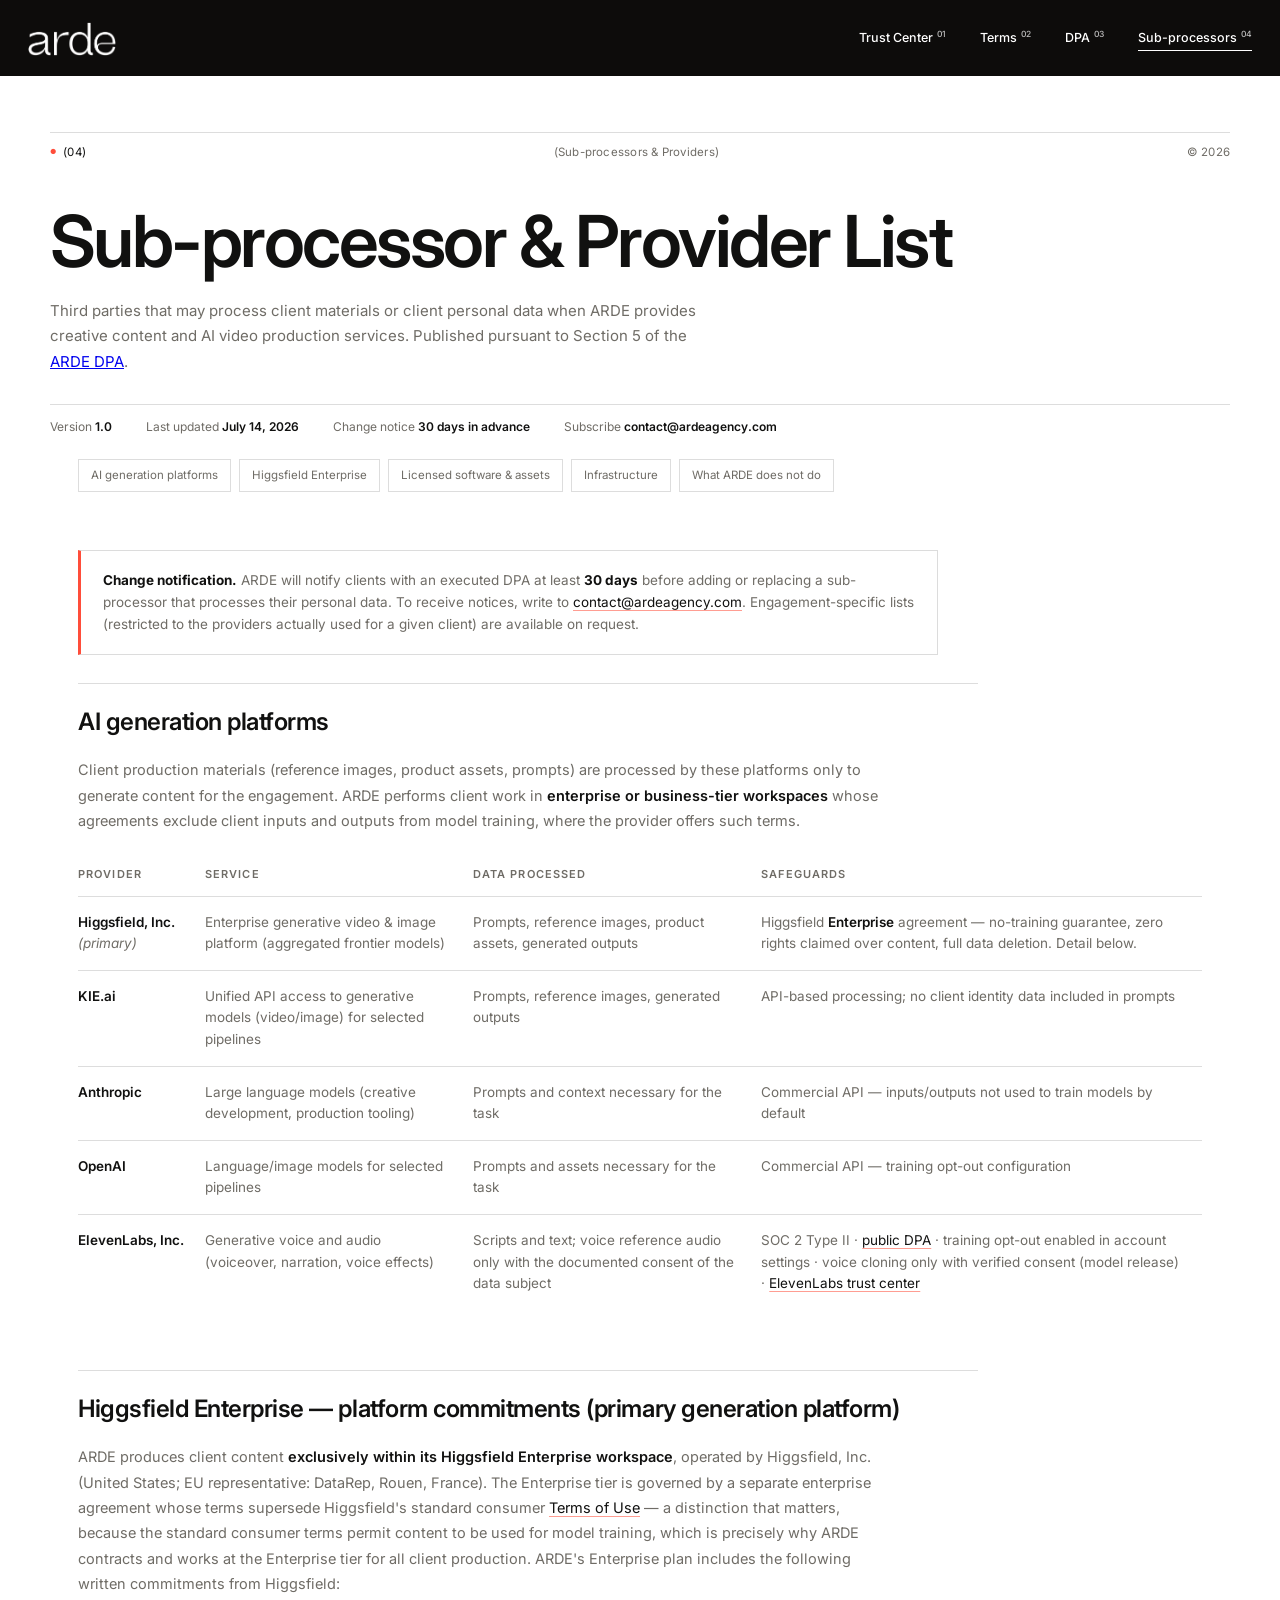
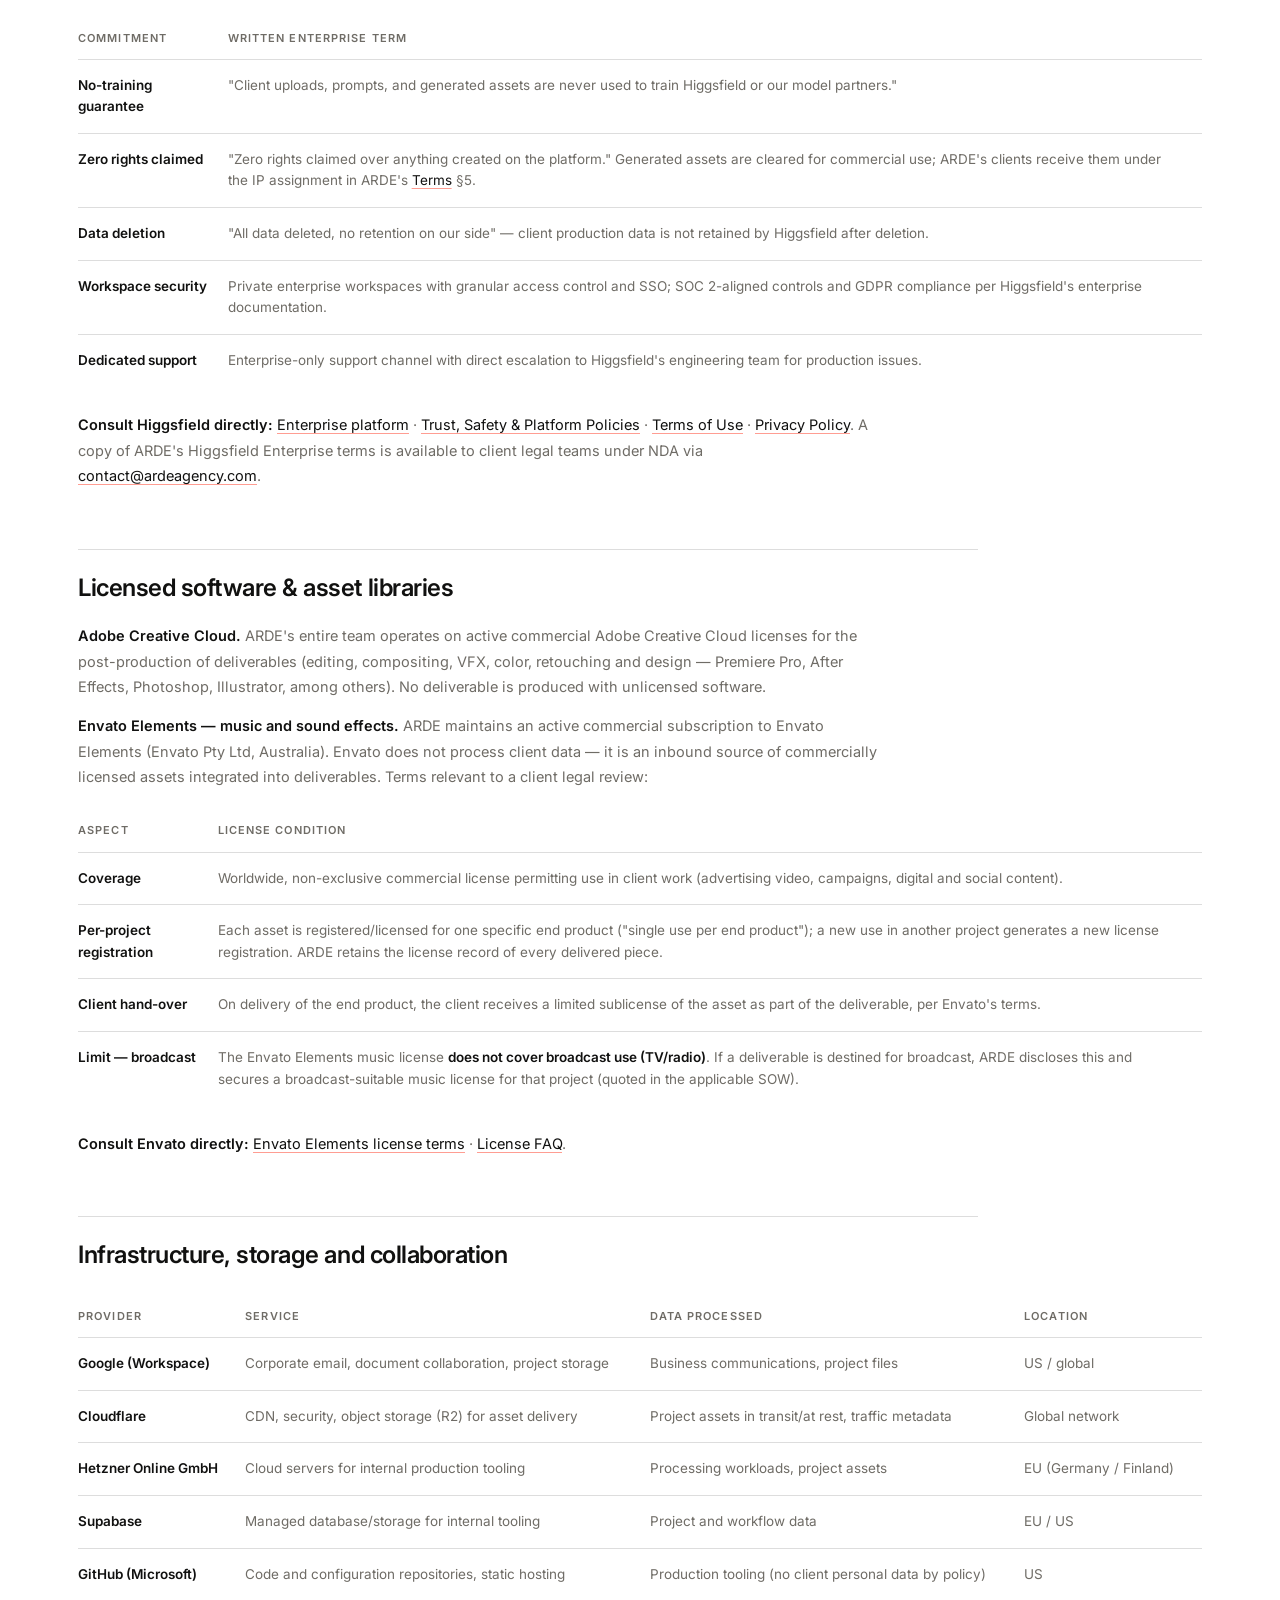
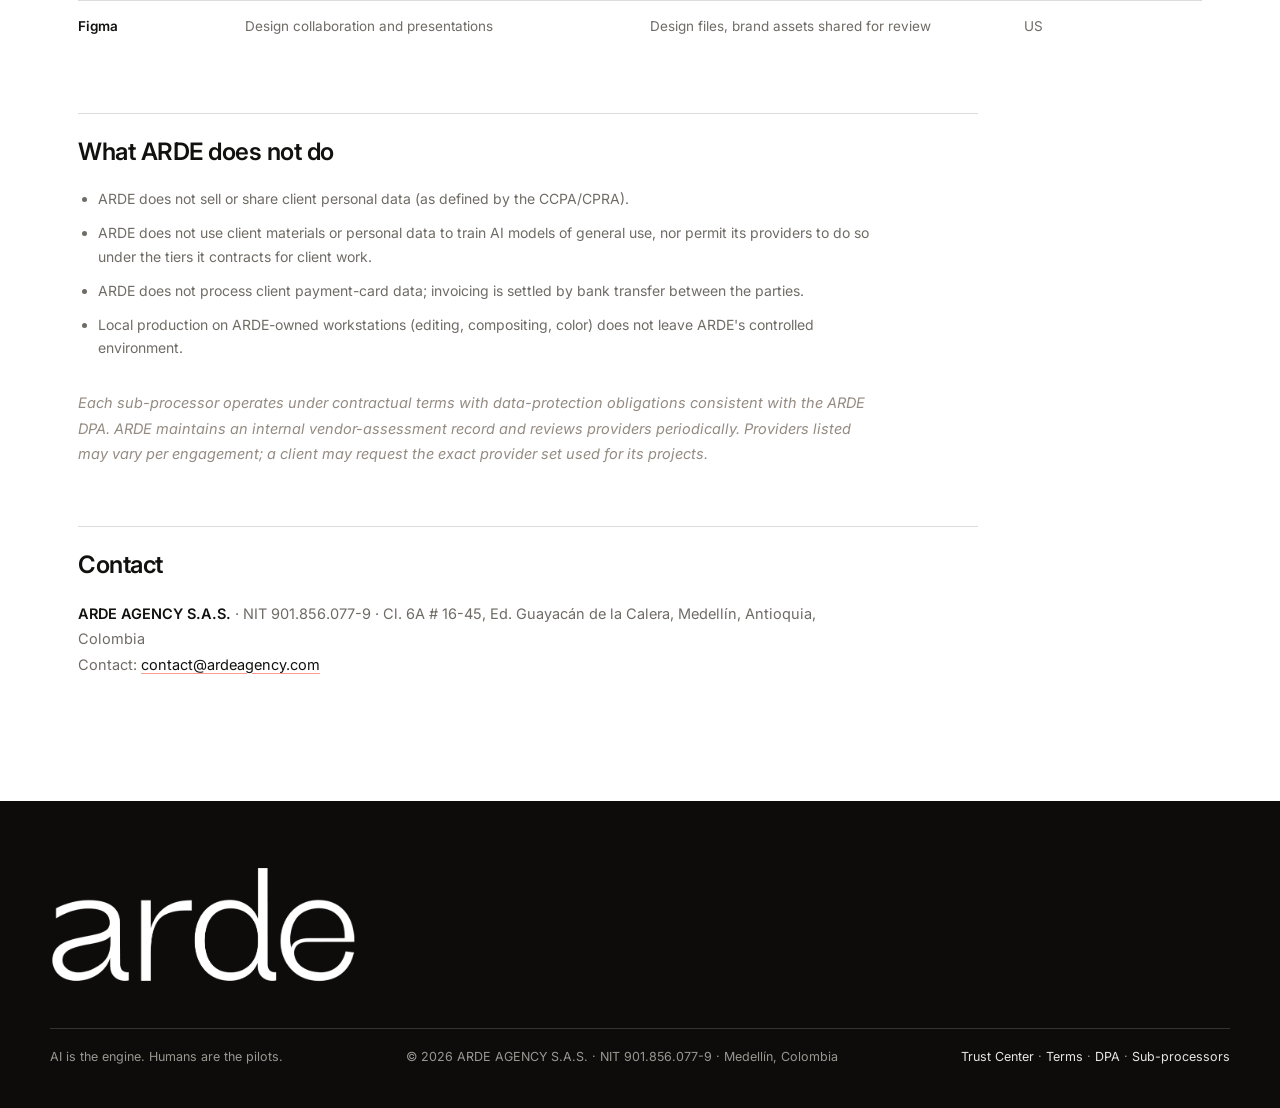
<file: sub-processors.html>
<!DOCTYPE html>
<html lang="en">
<head>
<meta charset="UTF-8">
<meta name="viewport" content="width=device-width, initial-scale=1.0">
<title>Sub-processor &amp; Provider List | ARDE</title>
<meta name="description" content="Third-party sub-processors, AI platforms and licensed libraries used by ARDE Agency in the provision of its creative production services.">
<link rel="icon" href="assets/arde-logo.png">
<link rel="preconnect" href="https://fonts.googleapis.com">
<link rel="preconnect" href="https://fonts.gstatic.com" crossorigin>
<link href="https://fonts.googleapis.com/css2?family=Archivo+Black&family=Inter:wght@400;500;600;800&display=swap" rel="stylesheet">
<link rel="stylesheet" href="styles.css?v=fuel9">
</head>
<body>

<header class="site-header">
  <a class="brand" href="index.html"><img class="logo-img" src="assets/arde-logo-white.png?v=2" alt="arde"></a>
  <nav class="site-nav">
    <a href="index.html">Trust Center<sup>01</sup></a>
    <a href="terms.html">Terms<sup>02</sup></a>
    <a href="dpa.html">DPA<sup>03</sup></a>
    <a href="sub-processors.html" class="active">Sub-processors<sup>04</sup></a>
  </nav>
</header>
<div class="doc-top"></div>

<section class="doc-hero">
  <div class="inner">
    <div class="util"><span class="dot">(04)</span><span class="mid">(Sub-processors &amp; Providers)</span><span class="end">© 2026</span></div>
    <h1>Sub-processor &amp; Provider List</h1>
    <p class="sub">Third parties that may process client materials or client personal data when ARDE provides creative content and AI video production services. Published pursuant to Section 5 of the <a href="dpa.html">ARDE DPA</a>.</p>
    <div class="doc-meta">
      <span>Version <b>1.0</b></span>
      <span>Last updated <b>July 14, 2026</b></span>
      <span>Change notice <b>30 days in advance</b></span>
      <span>Subscribe <b>contact@ardeagency.com</b></span>
    </div>
  </div>
</section>

<nav class="toc" aria-label="Sections">
  <a href="#ai">AI generation platforms</a><a href="#higgsfield">Higgsfield Enterprise</a><a href="#licensed">Licensed software &amp; assets</a><a href="#infra">Infrastructure</a><a href="#not">What ARDE does not do</a>
</nav>

<main class="doc-body">

<div class="note"><b>Change notification.</b> ARDE will notify clients with an executed DPA at least <b>30 days</b> before adding or replacing a sub-processor that processes their personal data. To receive notices, write to <a href="mailto:contact@ardeagency.com">contact@ardeagency.com</a>. Engagement-specific lists (restricted to the providers actually used for a given client) are available on request.</div>

<h2 id="ai">AI generation platforms</h2>
<p>Client production materials (reference images, product assets, prompts) are processed by these platforms only to generate content for the engagement. ARDE performs client work in <strong>enterprise or business-tier workspaces</strong> whose agreements exclude client inputs and outputs from model training, where the provider offers such terms.</p>
<div class="tbl-wrap"><table>
  <tr><th>Provider</th><th>Service</th><th>Data processed</th><th>Safeguards</th></tr>
  <tr>
    <td><strong>Higgsfield, Inc.</strong> <em>(primary)</em></td>
    <td>Enterprise generative video &amp; image platform (aggregated frontier models)</td>
    <td>Prompts, reference images, product assets, generated outputs</td>
    <td>Higgsfield <strong>Enterprise</strong> agreement — no-training guarantee, zero rights claimed over content, full data deletion. Detail below.</td>
  </tr>
  <tr>
    <td><strong>KIE.ai</strong></td>
    <td>Unified API access to generative models (video/image) for selected pipelines</td>
    <td>Prompts, reference images, generated outputs</td>
    <td>API-based processing; no client identity data included in prompts</td>
  </tr>
  <tr>
    <td><strong>Anthropic</strong></td>
    <td>Large language models (creative development, production tooling)</td>
    <td>Prompts and context necessary for the task</td>
    <td>Commercial API — inputs/outputs not used to train models by default</td>
  </tr>
  <tr>
    <td><strong>OpenAI</strong></td>
    <td>Language/image models for selected pipelines</td>
    <td>Prompts and assets necessary for the task</td>
    <td>Commercial API — training opt-out configuration</td>
  </tr>
  <tr>
    <td><strong>ElevenLabs, Inc.</strong></td>
    <td>Generative voice and audio (voiceover, narration, voice effects)</td>
    <td>Scripts and text; voice reference audio only with the documented consent of the data subject</td>
    <td>SOC 2 Type II · <a href="https://elevenlabs.io/dpa" target="_blank" rel="noopener">public DPA</a> · training opt-out enabled in account settings · voice cloning only with verified consent (model release) · <a href="https://compliance.elevenlabs.io/resources" target="_blank" rel="noopener">ElevenLabs trust center</a></td>
  </tr>
</table></div>

<h2 id="higgsfield">Higgsfield Enterprise — platform commitments (primary generation platform)</h2>
<p>ARDE produces client content <strong>exclusively within its Higgsfield Enterprise workspace</strong>, operated by Higgsfield, Inc. (United States; EU representative: DataRep, Rouen, France). The Enterprise tier is governed by a separate enterprise agreement whose terms supersede Higgsfield's standard consumer <a href="https://higgsfield.ai/terms-of-use-agreement" target="_blank" rel="noopener">Terms of Use</a> — a distinction that matters, because the standard consumer terms permit content to be used for model training, which is precisely why ARDE contracts and works at the Enterprise tier for all client production. ARDE's Enterprise plan includes the following written commitments from Higgsfield:</p>
<div class="tbl-wrap"><table>
  <tr><th>Commitment</th><th>Written Enterprise term</th></tr>
  <tr><td><strong>No-training guarantee</strong></td><td>"Client uploads, prompts, and generated assets are never used to train Higgsfield or our model partners."</td></tr>
  <tr><td><strong>Zero rights claimed</strong></td><td>"Zero rights claimed over anything created on the platform." Generated assets are cleared for commercial use; ARDE's clients receive them under the IP assignment in ARDE's <a href="terms.html">Terms</a> §5.</td></tr>
  <tr><td><strong>Data deletion</strong></td><td>"All data deleted, no retention on our side" — client production data is not retained by Higgsfield after deletion.</td></tr>
  <tr><td><strong>Workspace security</strong></td><td>Private enterprise workspaces with granular access control and SSO; SOC 2-aligned controls and GDPR compliance per Higgsfield's enterprise documentation.</td></tr>
  <tr><td><strong>Dedicated support</strong></td><td>Enterprise-only support channel with direct escalation to Higgsfield's engineering team for production issues.</td></tr>
</table></div>
<p><strong>Consult Higgsfield directly:</strong>
<a href="https://higgsfield.ai/enterprise" target="_blank" rel="noopener">Enterprise platform</a> ·
<a href="https://higgsfield.ai/trust" target="_blank" rel="noopener">Trust, Safety &amp; Platform Policies</a> ·
<a href="https://higgsfield.ai/terms-of-use-agreement" target="_blank" rel="noopener">Terms of Use</a> ·
<a href="https://higgsfield.ai/privacy-policy" target="_blank" rel="noopener">Privacy Policy</a>.
A copy of ARDE's Higgsfield Enterprise terms is available to client legal teams under NDA via <a href="mailto:contact@ardeagency.com">contact@ardeagency.com</a>.</p>

<h2 id="licensed">Licensed software &amp; asset libraries</h2>
<p><strong>Adobe Creative Cloud.</strong> ARDE's entire team operates on active commercial Adobe Creative Cloud licenses for the post-production of deliverables (editing, compositing, VFX, color, retouching and design — Premiere Pro, After Effects, Photoshop, Illustrator, among others). No deliverable is produced with unlicensed software.</p>
<p><strong>Envato Elements — music and sound effects.</strong> ARDE maintains an active commercial subscription to Envato Elements (Envato Pty Ltd, Australia). Envato does not process client data — it is an inbound source of commercially licensed assets integrated into deliverables. Terms relevant to a client legal review:</p>
<div class="tbl-wrap"><table>
  <tr><th>Aspect</th><th>License condition</th></tr>
  <tr><td><strong>Coverage</strong></td><td>Worldwide, non-exclusive commercial license permitting use in client work (advertising video, campaigns, digital and social content).</td></tr>
  <tr><td><strong>Per-project registration</strong></td><td>Each asset is registered/licensed for one specific end product ("single use per end product"); a new use in another project generates a new license registration. ARDE retains the license record of every delivered piece.</td></tr>
  <tr><td><strong>Client hand-over</strong></td><td>On delivery of the end product, the client receives a limited sublicense of the asset as part of the deliverable, per Envato's terms.</td></tr>
  <tr><td><strong>Limit — broadcast</strong></td><td>The Envato Elements music license <strong>does not cover broadcast use (TV/radio)</strong>. If a deliverable is destined for broadcast, ARDE discloses this and secures a broadcast-suitable music license for that project (quoted in the applicable SOW).</td></tr>
</table></div>
<p><strong>Consult Envato directly:</strong> <a href="https://help.elements.envato.com/hc/en-us/articles/360000628966-Envato-Elements-License" target="_blank" rel="noopener">Envato Elements license terms</a> · <a href="https://help.elements.envato.com/hc/en-us/articles/360000629346-Envato-Elements-License-FAQ" target="_blank" rel="noopener">License FAQ</a>.</p>

<h2 id="infra">Infrastructure, storage and collaboration</h2>
<div class="tbl-wrap"><table>
  <tr><th>Provider</th><th>Service</th><th>Data processed</th><th>Location</th></tr>
  <tr><td><strong>Google (Workspace)</strong></td><td>Corporate email, document collaboration, project storage</td><td>Business communications, project files</td><td>US / global</td></tr>
  <tr><td><strong>Cloudflare</strong></td><td>CDN, security, object storage (R2) for asset delivery</td><td>Project assets in transit/at rest, traffic metadata</td><td>Global network</td></tr>
  <tr><td><strong>Hetzner Online GmbH</strong></td><td>Cloud servers for internal production tooling</td><td>Processing workloads, project assets</td><td>EU (Germany / Finland)</td></tr>
  <tr><td><strong>Supabase</strong></td><td>Managed database/storage for internal tooling</td><td>Project and workflow data</td><td>EU / US</td></tr>
  <tr><td><strong>GitHub (Microsoft)</strong></td><td>Code and configuration repositories, static hosting</td><td>Production tooling (no client personal data by policy)</td><td>US</td></tr>
  <tr><td><strong>Figma</strong></td><td>Design collaboration and presentations</td><td>Design files, brand assets shared for review</td><td>US</td></tr>
</table></div>

<h2 id="not">What ARDE does not do</h2>
<ul>
  <li>ARDE does not sell or share client personal data (as defined by the CCPA/CPRA).</li>
  <li>ARDE does not use client materials or personal data to train AI models of general use, nor permit its providers to do so under the tiers it contracts for client work.</li>
  <li>ARDE does not process client payment-card data; invoicing is settled by bank transfer between the parties.</li>
  <li>Local production on ARDE-owned workstations (editing, compositing, color) does not leave ARDE's controlled environment.</li>
</ul>

<p style="margin-top:30px;font-size:14.5px;color:#948b82"><em>Each sub-processor operates under contractual terms with data-protection obligations consistent with the ARDE DPA. ARDE maintains an internal vendor-assessment record and reviews providers periodically. Providers listed may vary per engagement; a client may request the exact provider set used for its projects.</em></p>

<h2>Contact</h2>
<p><strong>ARDE AGENCY S.A.S.</strong> · NIT 901.856.077-9 · Cl. 6A # 16-45, Ed. Guayacán de la Calera, Medellín, Antioquia, Colombia<br>
Contact: <a href="mailto:contact@ardeagency.com">contact@ardeagency.com</a></p>

</main>

<footer class="site-footer">
  <div class="inner">
    <img class="foot-logo" src="assets/arde-logo-white.png?v=2" alt="arde">
    <div class="cols">
      <span>AI is the engine. Humans are the pilots.</span>
      <span>© 2026 ARDE AGENCY S.A.S. · NIT 901.856.077-9 · Medellín, Colombia</span>
      <span><a href="index.html">Trust Center</a> · <a href="terms.html">Terms</a> · <a href="dpa.html">DPA</a> · <a href="sub-processors.html">Sub-processors</a></span>
    </div>
  </div>
</footer>

</body>
</html>
</file>
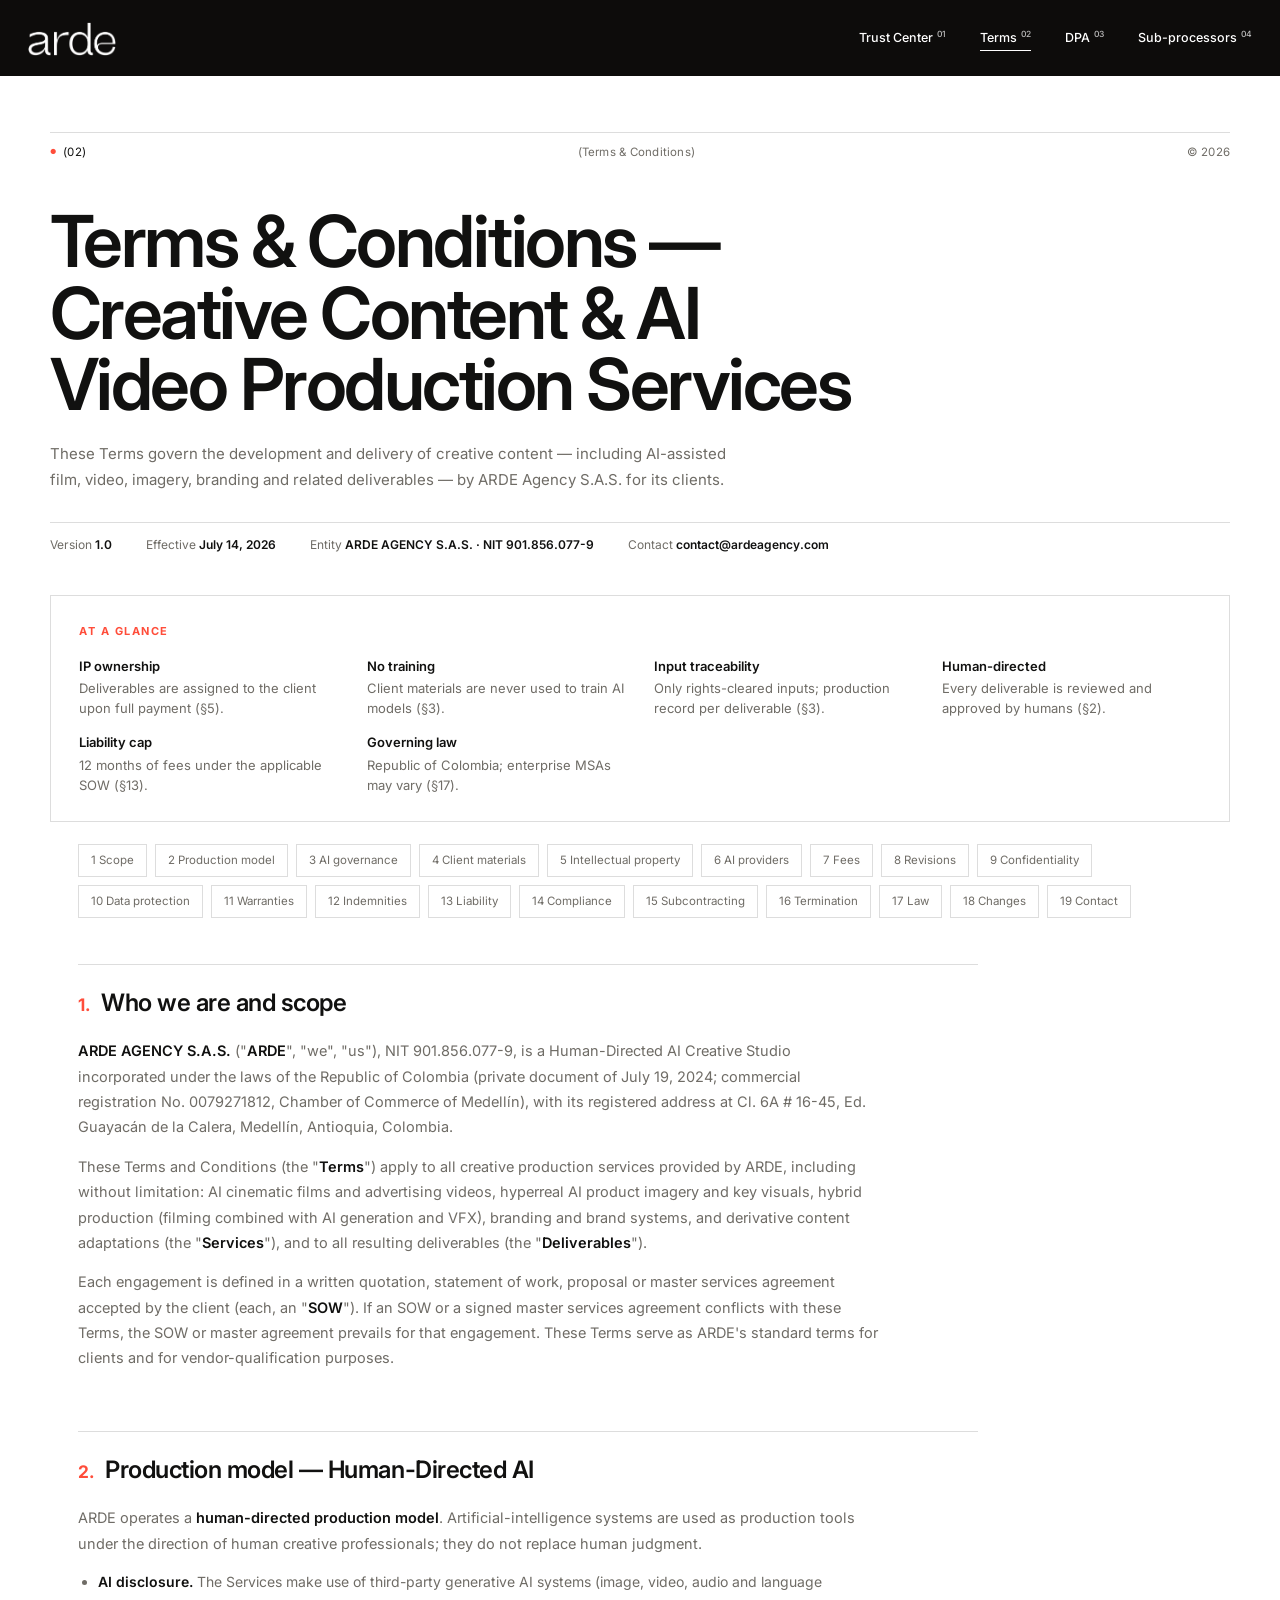
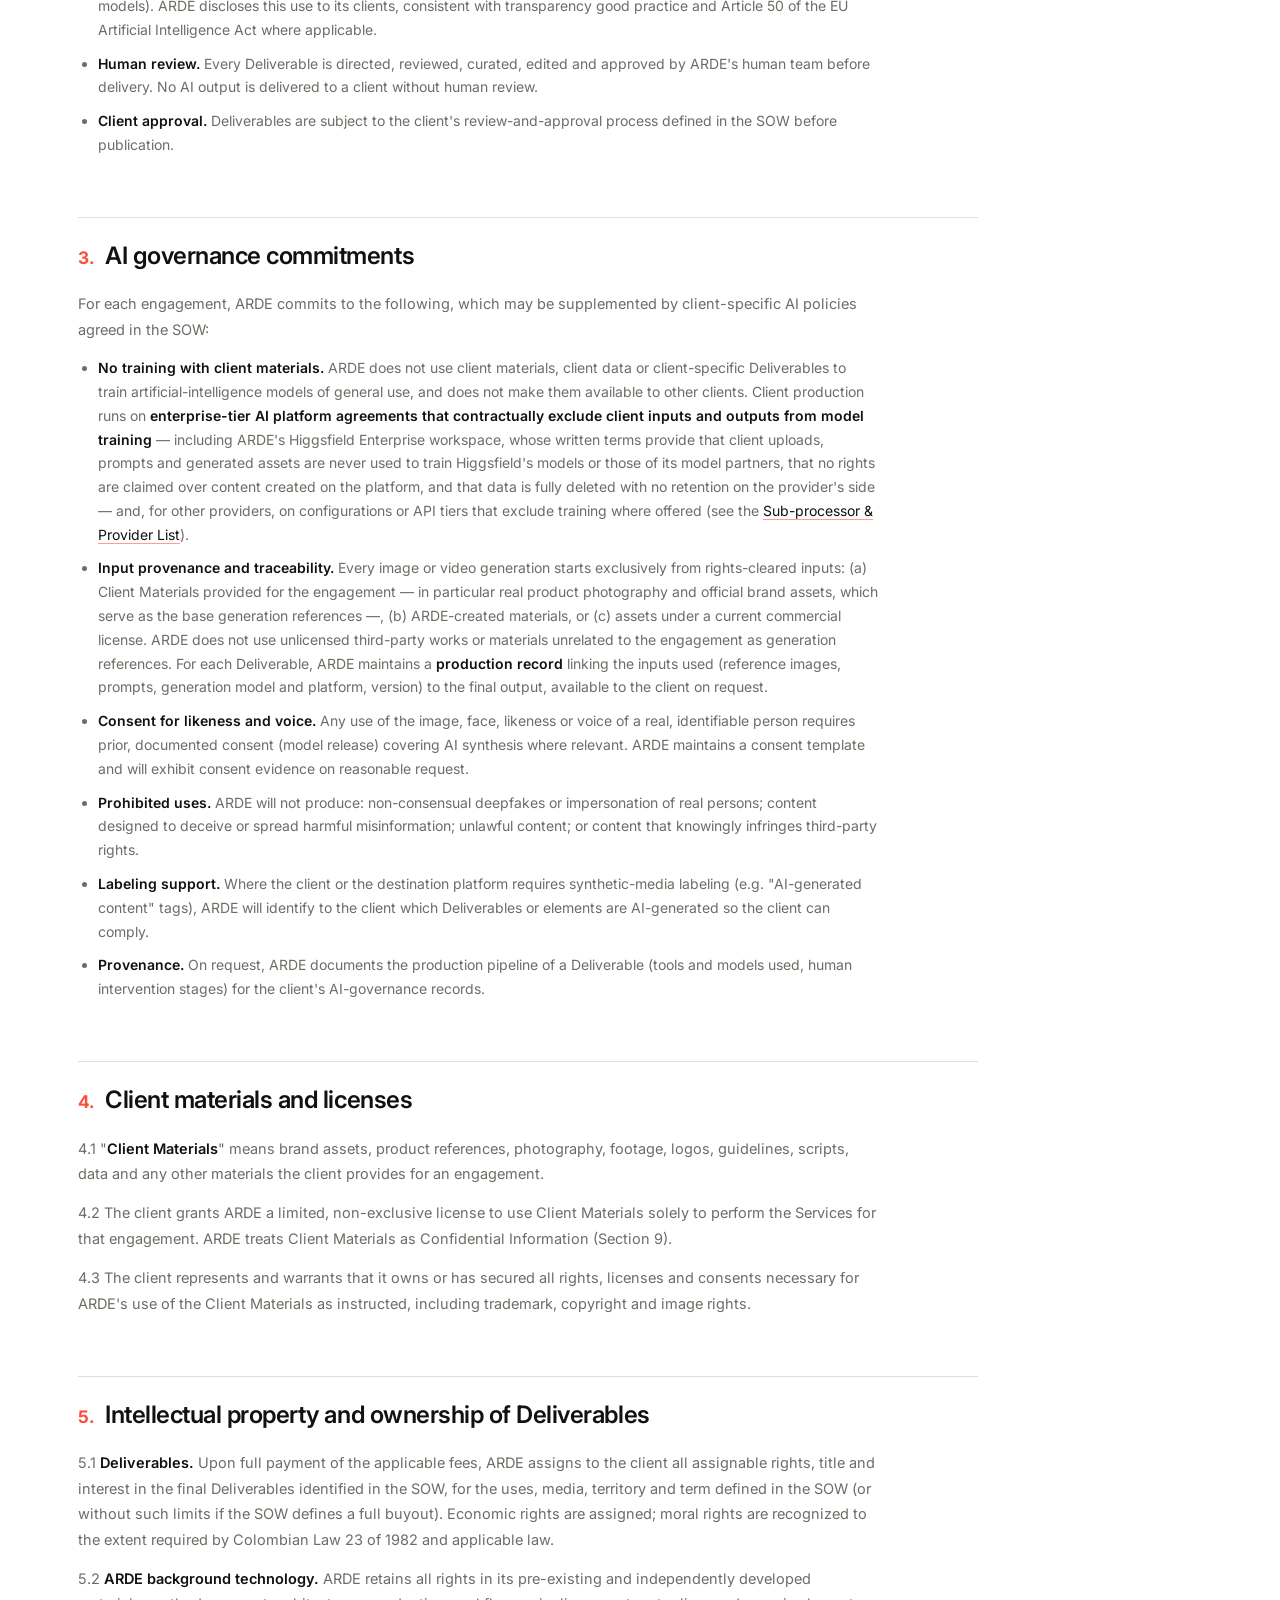
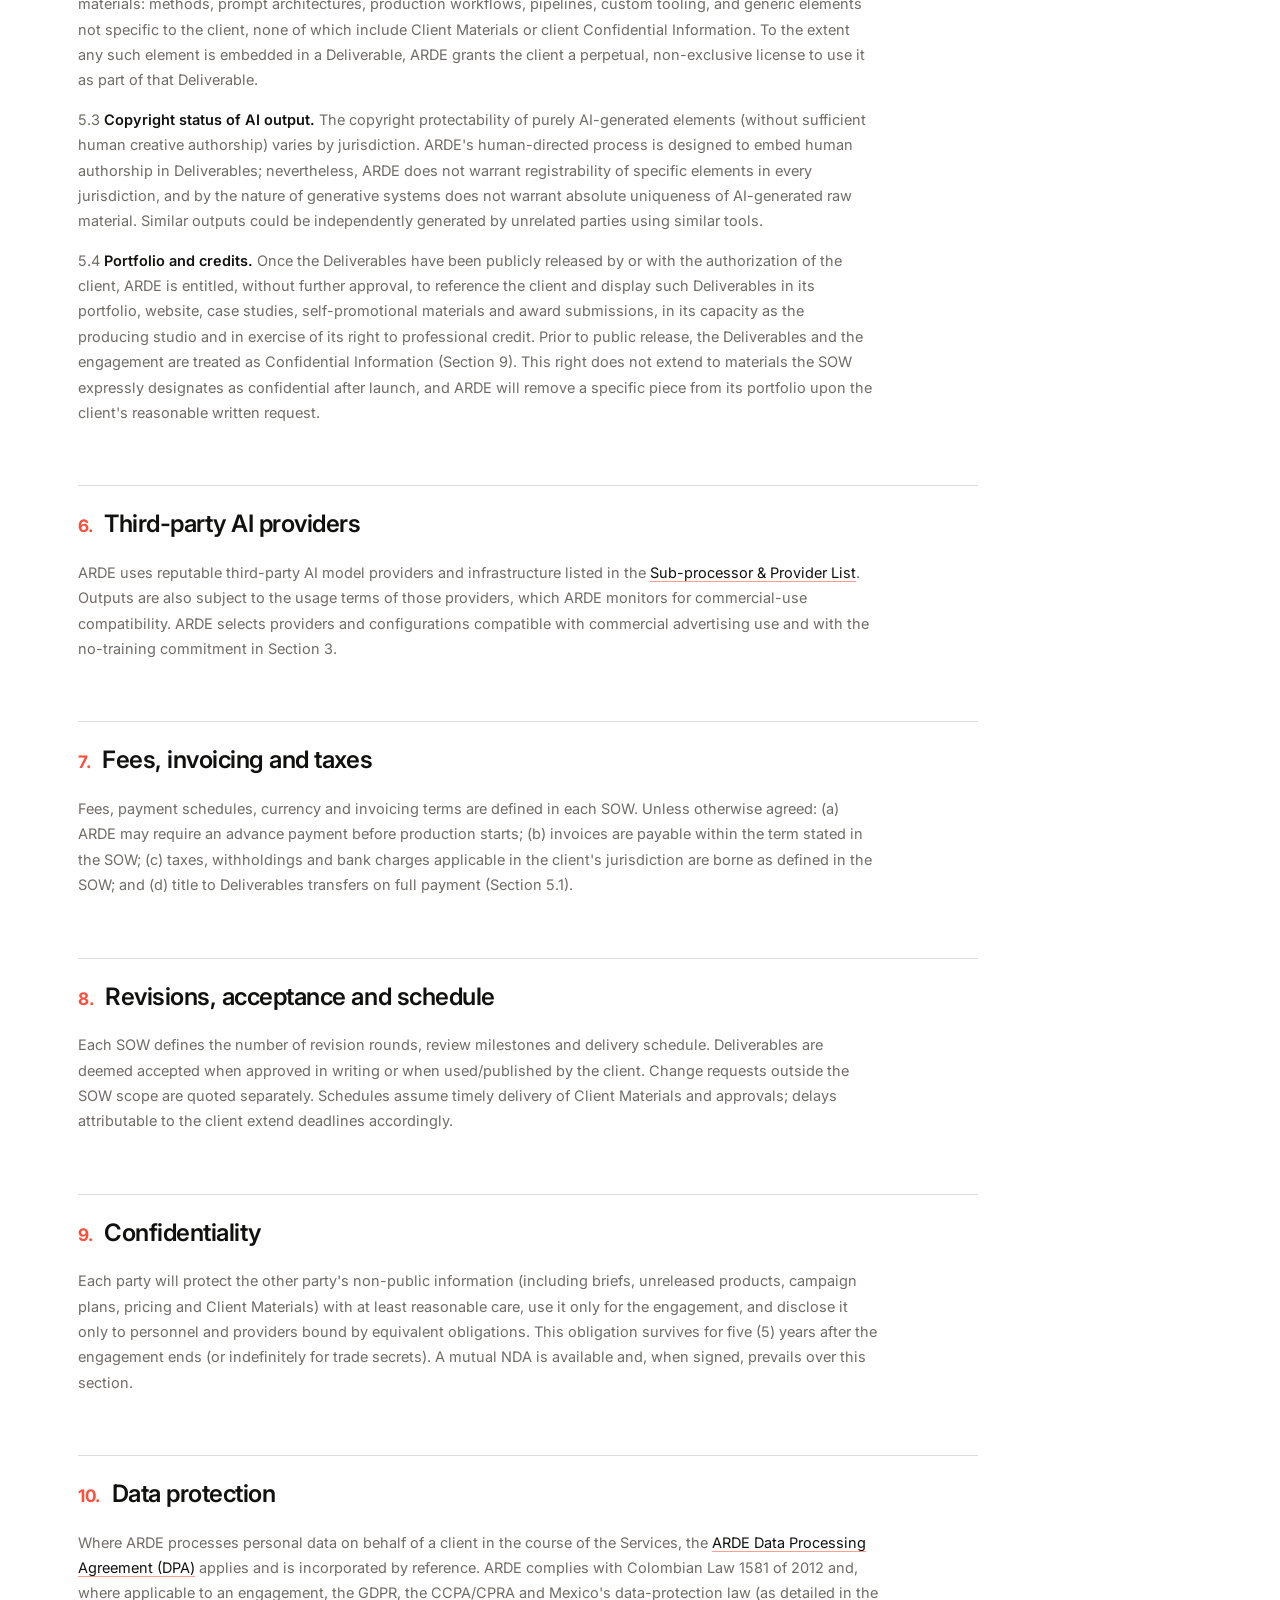
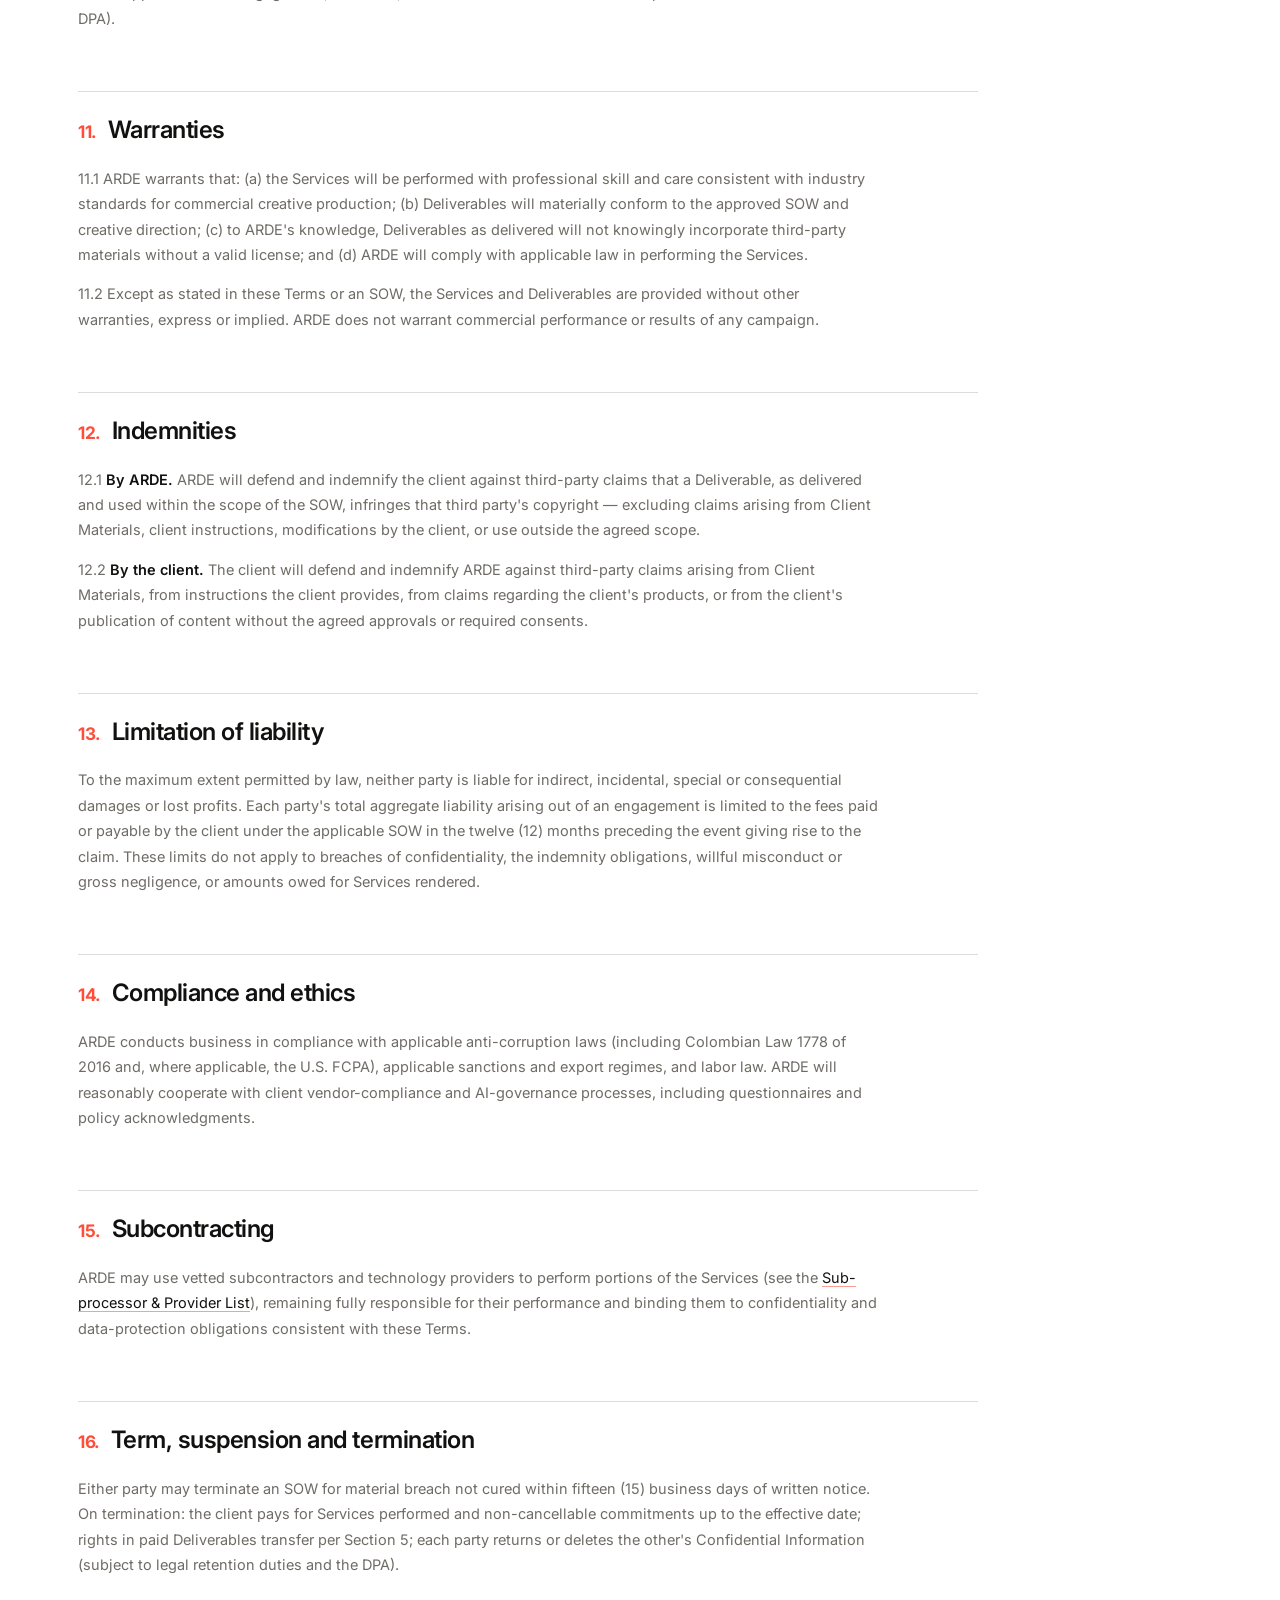
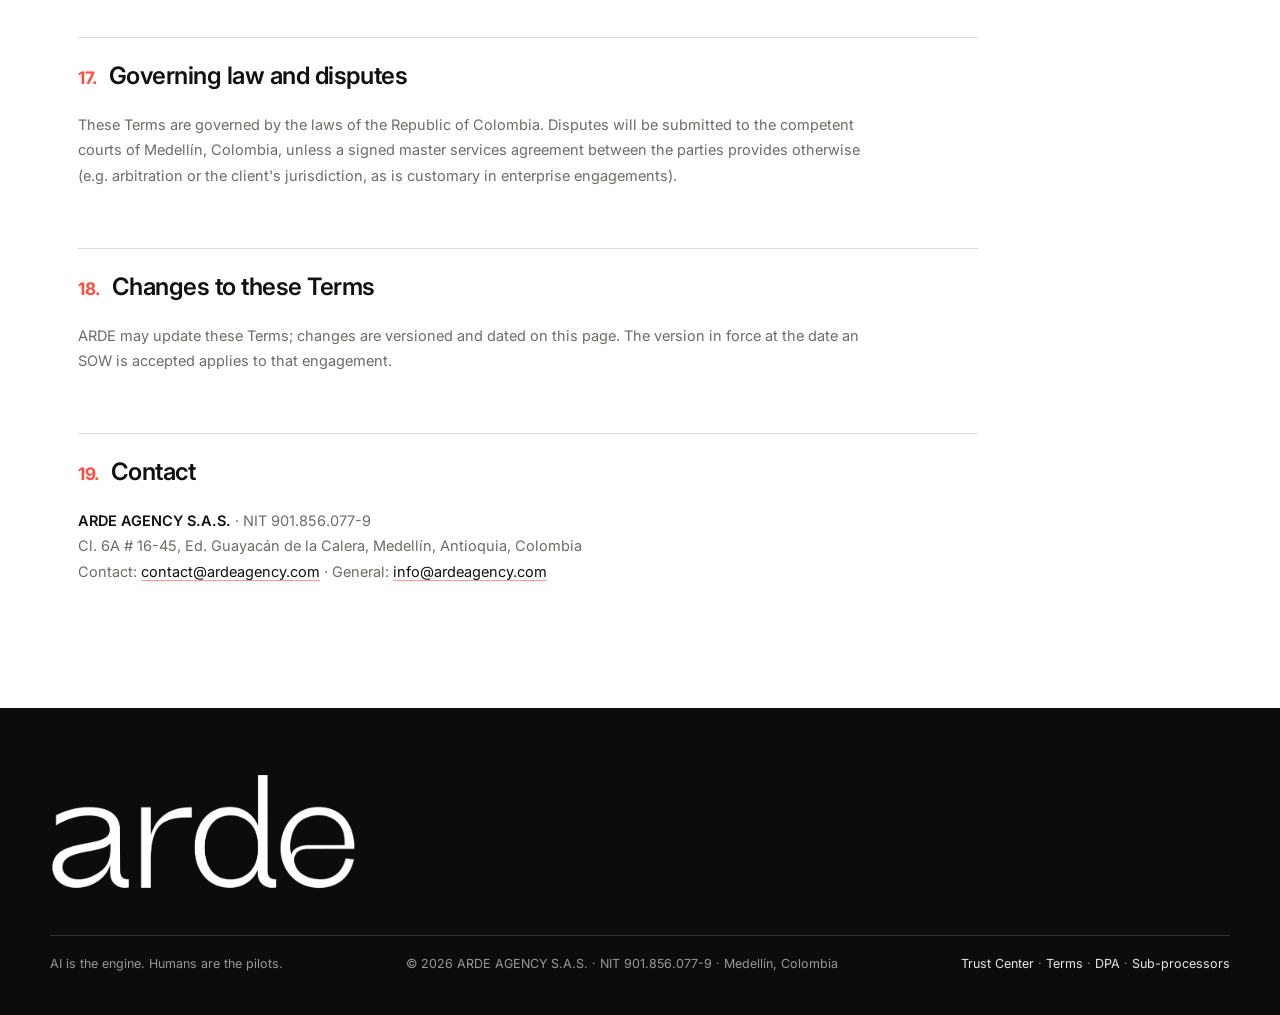
<file: terms.html>
<!DOCTYPE html>
<html lang="en">
<head>
<meta charset="UTF-8">
<meta name="viewport" content="width=device-width, initial-scale=1.0">
<title>Terms &amp; Conditions — Creative Content &amp; AI Video Production | ARDE</title>
<meta name="description" content="Terms and Conditions governing ARDE Agency's creative content, AI video production and related services.">
<link rel="icon" href="assets/arde-logo.png">
<link rel="preconnect" href="https://fonts.googleapis.com">
<link rel="preconnect" href="https://fonts.gstatic.com" crossorigin>
<link href="https://fonts.googleapis.com/css2?family=Archivo+Black&family=Inter:wght@400;500;600;800&display=swap" rel="stylesheet">
<link rel="stylesheet" href="styles.css?v=fuel9">
</head>
<body>

<header class="site-header">
  <a class="brand" href="index.html"><img class="logo-img" src="assets/arde-logo-white.png?v=2" alt="arde"></a>
  <nav class="site-nav">
    <a href="index.html">Trust Center<sup>01</sup></a>
    <a href="terms.html" class="active">Terms<sup>02</sup></a>
    <a href="dpa.html">DPA<sup>03</sup></a>
    <a href="sub-processors.html">Sub-processors<sup>04</sup></a>
  </nav>
</header>
<div class="doc-top"></div>

<section class="doc-hero">
  <div class="inner">
    <div class="util"><span class="dot">(02)</span><span class="mid">(Terms &amp; Conditions)</span><span class="end">© 2026</span></div>
    <h1>Terms &amp; Conditions — Creative Content &amp; AI Video Production Services</h1>
    <p class="sub">These Terms govern the development and delivery of creative content — including AI-assisted film, video, imagery, branding and related deliverables — by ARDE Agency S.A.S. for its clients.</p>
    <div class="doc-meta">
      <span>Version <b>1.0</b></span>
      <span>Effective <b>July 14, 2026</b></span>
      <span>Entity <b>ARDE AGENCY S.A.S. · NIT 901.856.077-9</b></span>
      <span>Contact <b>contact@ardeagency.com</b></span>
    </div>
  </div>
</section>

<div class="glance">
  <div class="glance-box">
    <div class="g-title">At a glance</div>
    <div class="glance-grid">
      <div class="g-item"><b>IP ownership</b>Deliverables are assigned to the client upon full payment (§5).</div>
      <div class="g-item"><b>No training</b>Client materials are never used to train AI models (§3).</div>
      <div class="g-item"><b>Input traceability</b>Only rights-cleared inputs; production record per deliverable (§3).</div>
      <div class="g-item"><b>Human-directed</b>Every deliverable is reviewed and approved by humans (§2).</div>
      <div class="g-item"><b>Liability cap</b>12 months of fees under the applicable SOW (§13).</div>
      <div class="g-item"><b>Governing law</b>Republic of Colombia; enterprise MSAs may vary (§17).</div>
    </div>
  </div>
</div>

<nav class="toc" aria-label="Sections">
  <a href="#s1">1 Scope</a><a href="#s2">2 Production model</a><a href="#s3">3 AI governance</a><a href="#s4">4 Client materials</a><a href="#s5">5 Intellectual property</a><a href="#s6">6 AI providers</a><a href="#s7">7 Fees</a><a href="#s8">8 Revisions</a><a href="#s9">9 Confidentiality</a><a href="#s10">10 Data protection</a><a href="#s11">11 Warranties</a><a href="#s12">12 Indemnities</a><a href="#s13">13 Liability</a><a href="#s14">14 Compliance</a><a href="#s15">15 Subcontracting</a><a href="#s16">16 Termination</a><a href="#s17">17 Law</a><a href="#s18">18 Changes</a><a href="#s19">19 Contact</a>
</nav>

<main class="doc-body">

<h2 id="s1"><span class="num">1.</span>Who we are and scope</h2>
<p><strong>ARDE AGENCY S.A.S.</strong> ("<strong>ARDE</strong>", "we", "us"), NIT 901.856.077-9, is a Human-Directed AI Creative Studio incorporated under the laws of the Republic of Colombia (private document of July 19, 2024; commercial registration No. 0079271812, Chamber of Commerce of Medellín), with its registered address at Cl. 6A # 16-45, Ed. Guayacán de la Calera, Medellín, Antioquia, Colombia.</p>
<p>These Terms and Conditions (the "<strong>Terms</strong>") apply to all creative production services provided by ARDE, including without limitation: AI cinematic films and advertising videos, hyperreal AI product imagery and key visuals, hybrid production (filming combined with AI generation and VFX), branding and brand systems, and derivative content adaptations (the "<strong>Services</strong>"), and to all resulting deliverables (the "<strong>Deliverables</strong>").</p>
<p>Each engagement is defined in a written quotation, statement of work, proposal or master services agreement accepted by the client (each, an "<strong>SOW</strong>"). If an SOW or a signed master services agreement conflicts with these Terms, the SOW or master agreement prevails for that engagement. These Terms serve as ARDE's standard terms for clients and for vendor-qualification purposes.</p>

<h2 id="s2"><span class="num">2.</span>Production model — Human-Directed AI</h2>
<p>ARDE operates a <strong>human-directed production model</strong>. Artificial-intelligence systems are used as production tools under the direction of human creative professionals; they do not replace human judgment.</p>
<ul>
  <li><strong>AI disclosure.</strong> The Services make use of third-party generative AI systems (image, video, audio and language models). ARDE discloses this use to its clients, consistent with transparency good practice and Article 50 of the EU Artificial Intelligence Act where applicable.</li>
  <li><strong>Human review.</strong> Every Deliverable is directed, reviewed, curated, edited and approved by ARDE's human team before delivery. No AI output is delivered to a client without human review.</li>
  <li><strong>Client approval.</strong> Deliverables are subject to the client's review-and-approval process defined in the SOW before publication.</li>
</ul>

<h2 id="s3"><span class="num">3.</span>AI governance commitments</h2>
<p>For each engagement, ARDE commits to the following, which may be supplemented by client-specific AI policies agreed in the SOW:</p>
<ul>
  <li><strong>No training with client materials.</strong> ARDE does not use client materials, client data or client-specific Deliverables to train artificial-intelligence models of general use, and does not make them available to other clients. Client production runs on <strong>enterprise-tier AI platform agreements that contractually exclude client inputs and outputs from model training</strong> — including ARDE's Higgsfield Enterprise workspace, whose written terms provide that client uploads, prompts and generated assets are never used to train Higgsfield's models or those of its model partners, that no rights are claimed over content created on the platform, and that data is fully deleted with no retention on the provider's side — and, for other providers, on configurations or API tiers that exclude training where offered (see the <a href="sub-processors.html">Sub-processor &amp; Provider List</a>).</li>
  <li><strong>Input provenance and traceability.</strong> Every image or video generation starts exclusively from rights-cleared inputs: (a) Client Materials provided for the engagement — in particular real product photography and official brand assets, which serve as the base generation references —, (b) ARDE-created materials, or (c) assets under a current commercial license. ARDE does not use unlicensed third-party works or materials unrelated to the engagement as generation references. For each Deliverable, ARDE maintains a <strong>production record</strong> linking the inputs used (reference images, prompts, generation model and platform, version) to the final output, available to the client on request.</li>
  <li><strong>Consent for likeness and voice.</strong> Any use of the image, face, likeness or voice of a real, identifiable person requires prior, documented consent (model release) covering AI synthesis where relevant. ARDE maintains a consent template and will exhibit consent evidence on reasonable request.</li>
  <li><strong>Prohibited uses.</strong> ARDE will not produce: non-consensual deepfakes or impersonation of real persons; content designed to deceive or spread harmful misinformation; unlawful content; or content that knowingly infringes third-party rights.</li>
  <li><strong>Labeling support.</strong> Where the client or the destination platform requires synthetic-media labeling (e.g. "AI-generated content" tags), ARDE will identify to the client which Deliverables or elements are AI-generated so the client can comply.</li>
  <li><strong>Provenance.</strong> On request, ARDE documents the production pipeline of a Deliverable (tools and models used, human intervention stages) for the client's AI-governance records.</li>
</ul>

<h2 id="s4"><span class="num">4.</span>Client materials and licenses</h2>
<p>4.1 "<strong>Client Materials</strong>" means brand assets, product references, photography, footage, logos, guidelines, scripts, data and any other materials the client provides for an engagement.</p>
<p>4.2 The client grants ARDE a limited, non-exclusive license to use Client Materials solely to perform the Services for that engagement. ARDE treats Client Materials as Confidential Information (Section 9).</p>
<p>4.3 The client represents and warrants that it owns or has secured all rights, licenses and consents necessary for ARDE's use of the Client Materials as instructed, including trademark, copyright and image rights.</p>

<h2 id="s5"><span class="num">5.</span>Intellectual property and ownership of Deliverables</h2>
<p>5.1 <strong>Deliverables.</strong> Upon full payment of the applicable fees, ARDE assigns to the client all assignable rights, title and interest in the final Deliverables identified in the SOW, for the uses, media, territory and term defined in the SOW (or without such limits if the SOW defines a full buyout). Economic rights are assigned; moral rights are recognized to the extent required by Colombian Law 23 of 1982 and applicable law.</p>
<p>5.2 <strong>ARDE background technology.</strong> ARDE retains all rights in its pre-existing and independently developed materials: methods, prompt architectures, production workflows, pipelines, custom tooling, and generic elements not specific to the client, none of which include Client Materials or client Confidential Information. To the extent any such element is embedded in a Deliverable, ARDE grants the client a perpetual, non-exclusive license to use it as part of that Deliverable.</p>
<p>5.3 <strong>Copyright status of AI output.</strong> The copyright protectability of purely AI-generated elements (without sufficient human creative authorship) varies by jurisdiction. ARDE's human-directed process is designed to embed human authorship in Deliverables; nevertheless, ARDE does not warrant registrability of specific elements in every jurisdiction, and by the nature of generative systems does not warrant absolute uniqueness of AI-generated raw material. Similar outputs could be independently generated by unrelated parties using similar tools.</p>
<p>5.4 <strong>Portfolio and credits.</strong> Once the Deliverables have been publicly released by or with the authorization of the client, ARDE is entitled, without further approval, to reference the client and display such Deliverables in its portfolio, website, case studies, self-promotional materials and award submissions, in its capacity as the producing studio and in exercise of its right to professional credit. Prior to public release, the Deliverables and the engagement are treated as Confidential Information (Section 9). This right does not extend to materials the SOW expressly designates as confidential after launch, and ARDE will remove a specific piece from its portfolio upon the client's reasonable written request.</p>

<h2 id="s6"><span class="num">6.</span>Third-party AI providers</h2>
<p>ARDE uses reputable third-party AI model providers and infrastructure listed in the <a href="sub-processors.html">Sub-processor &amp; Provider List</a>. Outputs are also subject to the usage terms of those providers, which ARDE monitors for commercial-use compatibility. ARDE selects providers and configurations compatible with commercial advertising use and with the no-training commitment in Section 3.</p>

<h2 id="s7"><span class="num">7.</span>Fees, invoicing and taxes</h2>
<p>Fees, payment schedules, currency and invoicing terms are defined in each SOW. Unless otherwise agreed: (a) ARDE may require an advance payment before production starts; (b) invoices are payable within the term stated in the SOW; (c) taxes, withholdings and bank charges applicable in the client's jurisdiction are borne as defined in the SOW; and (d) title to Deliverables transfers on full payment (Section 5.1).</p>

<h2 id="s8"><span class="num">8.</span>Revisions, acceptance and schedule</h2>
<p>Each SOW defines the number of revision rounds, review milestones and delivery schedule. Deliverables are deemed accepted when approved in writing or when used/published by the client. Change requests outside the SOW scope are quoted separately. Schedules assume timely delivery of Client Materials and approvals; delays attributable to the client extend deadlines accordingly.</p>

<h2 id="s9"><span class="num">9.</span>Confidentiality</h2>
<p>Each party will protect the other party's non-public information (including briefs, unreleased products, campaign plans, pricing and Client Materials) with at least reasonable care, use it only for the engagement, and disclose it only to personnel and providers bound by equivalent obligations. This obligation survives for five (5) years after the engagement ends (or indefinitely for trade secrets). A mutual NDA is available and, when signed, prevails over this section.</p>

<h2 id="s10"><span class="num">10.</span>Data protection</h2>
<p>Where ARDE processes personal data on behalf of a client in the course of the Services, the <a href="dpa.html">ARDE Data Processing Agreement (DPA)</a> applies and is incorporated by reference. ARDE complies with Colombian Law 1581 of 2012 and, where applicable to an engagement, the GDPR, the CCPA/CPRA and Mexico's data-protection law (as detailed in the DPA).</p>

<h2 id="s11"><span class="num">11.</span>Warranties</h2>
<p>11.1 ARDE warrants that: (a) the Services will be performed with professional skill and care consistent with industry standards for commercial creative production; (b) Deliverables will materially conform to the approved SOW and creative direction; (c) to ARDE's knowledge, Deliverables as delivered will not knowingly incorporate third-party materials without a valid license; and (d) ARDE will comply with applicable law in performing the Services.</p>
<p>11.2 Except as stated in these Terms or an SOW, the Services and Deliverables are provided without other warranties, express or implied. ARDE does not warrant commercial performance or results of any campaign.</p>

<h2 id="s12"><span class="num">12.</span>Indemnities</h2>
<p>12.1 <strong>By ARDE.</strong> ARDE will defend and indemnify the client against third-party claims that a Deliverable, as delivered and used within the scope of the SOW, infringes that third party's copyright — excluding claims arising from Client Materials, client instructions, modifications by the client, or use outside the agreed scope.</p>
<p>12.2 <strong>By the client.</strong> The client will defend and indemnify ARDE against third-party claims arising from Client Materials, from instructions the client provides, from claims regarding the client's products, or from the client's publication of content without the agreed approvals or required consents.</p>

<h2 id="s13"><span class="num">13.</span>Limitation of liability</h2>
<p>To the maximum extent permitted by law, neither party is liable for indirect, incidental, special or consequential damages or lost profits. Each party's total aggregate liability arising out of an engagement is limited to the fees paid or payable by the client under the applicable SOW in the twelve (12) months preceding the event giving rise to the claim. These limits do not apply to breaches of confidentiality, the indemnity obligations, willful misconduct or gross negligence, or amounts owed for Services rendered.</p>

<h2 id="s14"><span class="num">14.</span>Compliance and ethics</h2>
<p>ARDE conducts business in compliance with applicable anti-corruption laws (including Colombian Law 1778 of 2016 and, where applicable, the U.S. FCPA), applicable sanctions and export regimes, and labor law. ARDE will reasonably cooperate with client vendor-compliance and AI-governance processes, including questionnaires and policy acknowledgments.</p>

<h2 id="s15"><span class="num">15.</span>Subcontracting</h2>
<p>ARDE may use vetted subcontractors and technology providers to perform portions of the Services (see the <a href="sub-processors.html">Sub-processor &amp; Provider List</a>), remaining fully responsible for their performance and binding them to confidentiality and data-protection obligations consistent with these Terms.</p>

<h2 id="s16"><span class="num">16.</span>Term, suspension and termination</h2>
<p>Either party may terminate an SOW for material breach not cured within fifteen (15) business days of written notice. On termination: the client pays for Services performed and non-cancellable commitments up to the effective date; rights in paid Deliverables transfer per Section 5; each party returns or deletes the other's Confidential Information (subject to legal retention duties and the DPA).</p>

<h2 id="s17"><span class="num">17.</span>Governing law and disputes</h2>
<p>These Terms are governed by the laws of the Republic of Colombia. Disputes will be submitted to the competent courts of Medellín, Colombia, unless a signed master services agreement between the parties provides otherwise (e.g. arbitration or the client's jurisdiction, as is customary in enterprise engagements).</p>

<h2 id="s18"><span class="num">18.</span>Changes to these Terms</h2>
<p>ARDE may update these Terms; changes are versioned and dated on this page. The version in force at the date an SOW is accepted applies to that engagement.</p>

<h2 id="s19"><span class="num">19.</span>Contact</h2>
<p><strong>ARDE AGENCY S.A.S.</strong> · NIT 901.856.077-9<br>
Cl. 6A # 16-45, Ed. Guayacán de la Calera, Medellín, Antioquia, Colombia<br>
Contact: <a href="mailto:contact@ardeagency.com">contact@ardeagency.com</a> · General: <a href="mailto:info@ardeagency.com">info@ardeagency.com</a></p>

</main>

<footer class="site-footer">
  <div class="inner">
    <img class="foot-logo" src="assets/arde-logo-white.png?v=2" alt="arde">
    <div class="cols">
      <span>AI is the engine. Humans are the pilots.</span>
      <span>© 2026 ARDE AGENCY S.A.S. · NIT 901.856.077-9 · Medellín, Colombia</span>
      <span><a href="index.html">Trust Center</a> · <a href="terms.html">Terms</a> · <a href="dpa.html">DPA</a> · <a href="sub-processors.html">Sub-processors</a></span>
    </div>
  </div>
</footer>

</body>
</html>
</file>
<file: styles.css>
/* ARDE Vendor Trust Center — Fuel-inspired Swiss system */
:root{
  --black:#0d0c0b;
  --white:#ffffff;
  --off:#f4f4f3;
  --ink:#111110;
  --gray:#9a9791;
  --gray-dark:#6f6c66;
  --line-l:rgba(17,17,16,.14);
  --line-d:rgba(255,255,255,.16);
  --fire:#FF4D3A;
}
*{margin:0;padding:0;box-sizing:border-box}
html{scroll-behavior:smooth}
@media(prefers-reduced-motion:reduce){html{scroll-behavior:auto}*{transition:none!important;animation:none!important}}
body{
  font-family:'Inter',-apple-system,BlinkMacSystemFont,'Helvetica Neue',sans-serif;
  background:var(--white);color:var(--ink);
  font-size:16px;line-height:1.65;
  -webkit-font-smoothing:antialiased;
}
::selection{background:var(--fire);color:#fff}
a:focus-visible,button:focus-visible{outline:2px solid var(--fire);outline-offset:3px}
img{max-width:100%;display:block}

/* ---------- Utility section header (Fuel signature) ---------- */
.util{
  display:flex;justify-content:space-between;align-items:baseline;gap:16px;
  border-top:1px solid var(--line-l);padding-top:10px;
  font-size:11.5px;letter-spacing:.02em;color:var(--ink);
}
.util .dot::before{content:"●";color:var(--fire);font-size:7px;vertical-align:2px;margin-right:7px}
.util .mid{color:var(--gray-dark)}
.util .end{color:var(--gray-dark)}
.band-dark .util{border-top-color:var(--line-d);color:#fff}
.band-dark .util .mid,.band-dark .util .end{color:var(--gray)}

/* ---------- Header ---------- */
.site-header{
  position:absolute;top:0;left:0;right:0;z-index:80;
  padding:22px 28px;pointer-events:none;
  display:flex;align-items:center;justify-content:space-between;
}
.site-header a{pointer-events:auto}
.brand{display:flex;align-items:baseline;gap:6px;text-decoration:none;color:#fff}
.brand .logo-img{height:34px;width:auto;display:block}
.site-nav{display:flex;gap:34px}
.site-nav a{color:#fff;text-decoration:none;font-size:12.5px;font-weight:500}
.site-nav a sup{font-size:8.5px;color:#bbb;margin-left:4px}
.site-nav a.active{border-bottom:1px solid #fff;padding-bottom:2px}
@media(max-width:680px){.site-nav{gap:16px}.site-nav a{font-size:11px}.site-nav a sup{display:none}}

/* ---------- HERO ---------- */
.hero{position:relative;min-height:100svh;display:flex;flex-direction:column;justify-content:flex-end;overflow:hidden;background:var(--black)}
.hero .photo{position:absolute;inset:0;background-size:cover;background-position:center 38%}
.hero .veil{position:absolute;inset:0;background:linear-gradient(180deg,rgba(13,12,11,.42) 0%,rgba(13,12,11,.05) 45%,rgba(13,12,11,.55) 100%)}
.hero .corner{position:absolute;top:64px;left:28px;color:#fff;font-size:11.5px;letter-spacing:.04em;opacity:.9}
.hero .corner-r{position:absolute;top:64px;right:28px;color:#fff;font-size:11.5px;text-align:right;line-height:1.5;opacity:.9}
.hero .corner-r b{display:block;font-weight:600}
.hero .corner-r span{color:#cfcac2}
.hero .seal{position:absolute;top:88px;right:56px;z-index:3;width:196px;height:196px}
.hero .seal svg{position:absolute;inset:0;width:100%;height:100%;overflow:visible;animation:sealspin 28s linear infinite;transform-origin:50% 50%}
@keyframes sealspin{to{transform:rotate(360deg)}}
@media(prefers-reduced-motion:reduce){.hero .seal svg{animation:none}}
.hero .seal .ring{fill:#fff;font-size:12px;font-weight:500;letter-spacing:.3em;text-transform:uppercase;opacity:.92}
.hero .seal .seal-core{position:absolute;inset:0;display:flex;flex-direction:column;align-items:center;justify-content:center;gap:6px;text-align:center;color:#fff}
.hero .seal .s-star{color:var(--fire);font-size:15px;line-height:1}
.hero .seal .s-title{font-weight:800;font-size:21px;letter-spacing:.3em;text-transform:uppercase;text-indent:.3em}
@media(max-width:760px){.hero .seal{width:140px;height:140px;top:76px;right:22px}.hero .seal .ring{font-size:14px;letter-spacing:.22em}.hero .seal .s-title{font-size:15px}}

.hero .hero-title{
  position:relative;z-index:2;width:100%;max-width:1180px;margin:0 auto;
  padding:0 28px 64px;color:#fff;font-weight:800;text-transform:uppercase;
  font-size:clamp(30px,4.8vw,72px);line-height:1.02;letter-spacing:-.018em;
  animation:rise 1s cubic-bezier(.2,.7,.2,1) both .1s;
}
@keyframes rise{from{opacity:0;transform:translateY(30px)}to{opacity:1;transform:none}}


/* ---------- Bands & diagonal cuts ---------- */
.band{padding:80px 28px 130px}
.band-light{background:var(--white);color:var(--ink)}
.band-off{background:var(--off);color:var(--ink)}
.band-dark{background:var(--black);color:#e9e6e1}
.cut-down{padding-top:96px}
.cut-up{padding-bottom:120px}
.wrap{max-width:1180px;margin:0 auto}

/* ---------- Statement type (Fuel signature) ---------- */
.statement{
  font-size:clamp(28px,4.5vw,56px);line-height:1.08;letter-spacing:-.025em;font-weight:500;
  margin:64px 0 0;max-width:1120px;
}
.statement .indent{display:inline-block;width:2.2em}
.statement .dim{color:var(--gray)}
.band-dark .statement{color:#fff}
.band-dark .statement .dim{color:#7d7a74}

/* two-col detail rows under statement */
.detail{display:grid;grid-template-columns:minmax(240px,380px) 1fr;gap:48px;margin-top:72px;align-items:start}
.detail .photo-col img{width:100%;max-width:380px;height:auto}
.rows{display:flex;flex-direction:column}
.row{display:grid;grid-template-columns:180px 1fr;gap:24px;padding:20px 0;border-bottom:1px solid var(--line-l)}
.row:first-child{border-top:1px solid var(--line-l)}
.row .k{font-size:12px;color:var(--ink);font-weight:500}
.row .v{font-size:13.5px;color:var(--gray-dark);line-height:1.6;max-width:520px}
.row .v b{color:var(--ink);font-weight:600}
.band-dark .row{border-color:var(--line-d)}
.band-dark .row .k{color:#fff}
.band-dark .row .v{color:var(--gray)}
.band-dark .row .v b{color:#fff}
.kv{display:flex;justify-content:space-between;gap:20px;padding:12px 0;border-bottom:1px solid var(--line-l);font-size:13.5px}
.kv:last-child{border-bottom:none}
.kv .n{font-variant-numeric:tabular-nums;color:var(--ink);font-weight:600}
@media(max-width:860px){.detail{grid-template-columns:1fr}.row{grid-template-columns:1fr}.row .k{margin-bottom:2px}}

/* ---------- Big-number feature rows (Fuel services style) ---------- */
.feature{
  display:grid;grid-template-columns:minmax(120px,300px) 1fr;gap:40px;
  padding:56px 0;border-bottom:1px solid var(--line-d);align-items:start;
}
.feature:first-of-type{border-top:1px solid var(--line-d);margin-top:56px}
.feature .big{
  font-family:'Archivo Black','Inter',sans-serif;
  font-size:clamp(64px,9vw,128px);line-height:.9;color:#fff;letter-spacing:-.02em;
}
.feature .body h3{font-size:clamp(22px,2.6vw,34px);font-weight:600;color:#fff;letter-spacing:-.02em;margin-bottom:10px}
.feature .body .tagline{font-size:12px;color:var(--fire);letter-spacing:.08em;text-transform:uppercase;font-weight:600;margin-bottom:14px}
.feature .body p{font-size:14px;color:var(--gray);max-width:560px;line-height:1.7}
@media(max-width:720px){.feature{grid-template-columns:1fr;gap:12px}}

/* ---------- Doc cards (Fuel pricing style) ---------- */
.card-grid{display:grid;grid-template-columns:repeat(auto-fit,minmax(280px,1fr));gap:14px;margin-top:56px}
.card{
  background:var(--off);color:var(--ink);text-decoration:none;
  padding:34px 30px 40px;display:flex;flex-direction:column;min-height:320px;
  transition:transform .25s;
}
.card:hover{transform:translateY(-4px)}
.card .label{font-size:12.5px;font-weight:600}
.card .desc{font-size:13px;color:var(--gray-dark);margin-top:8px;max-width:300px;line-height:1.6}
.card .big-title{
  margin-top:auto;padding-top:40px;
  font-size:clamp(30px,3vw,40px);font-weight:600;letter-spacing:-.03em;line-height:1.02;
}
.card .go{margin-top:18px;font-size:12.5px;font-weight:500;border-bottom:1px solid currentColor;align-self:flex-start;padding-bottom:3px}
.card .go::after{content:" ⌐";display:inline-block;transform:rotate(180deg) translateY(2px);font-weight:400}
.card-dark{background:var(--black);color:#fff}
.card-dark .desc{color:var(--gray)}

/* ---------- Tables ---------- */
.tbl-wrap{overflow-x:auto;margin:28px 0 8px}
table{width:100%;border-collapse:collapse;font-size:13.5px;min-width:620px}
th{
  text-align:left;padding:12px 18px 12px 0;
  font-size:11px;letter-spacing:.1em;text-transform:uppercase;color:var(--gray-dark);
  border-bottom:1px solid var(--line-l);font-weight:600;
}
td{padding:15px 18px 15px 0;border-bottom:1px solid var(--line-l);color:var(--gray-dark);vertical-align:top;line-height:1.6}
td strong{color:var(--ink);font-weight:600}
tr:last-child td{border-bottom:none}
.band-dark th{color:var(--gray);border-color:var(--line-d)}
.band-dark td{color:var(--gray);border-color:var(--line-d)}
.band-dark td strong{color:#fff}
.band-dark .tbl-wrap a,.band-dark p a{color:#fff}

/* ---------- Generic content in bands ---------- */
.band h2.sec-title{
  font-size:clamp(30px,4.2vw,52px);font-weight:600;letter-spacing:-.03em;line-height:1.04;
  margin:56px 0 22px;max-width:900px;
}
.band p{max-width:820px;font-size:14.5px;color:var(--gray-dark);margin:0 0 14px;line-height:1.75}
.band-dark p{color:var(--gray)}
.band ul{max-width:840px;margin:20px 0 0;list-style:none}
.band ul li{
  padding:18px 0;border-bottom:1px solid var(--line-l);
  font-size:14px;color:var(--gray-dark);line-height:1.7;
}
.band ul li:first-child{border-top:1px solid var(--line-l)}
.band ul li strong{color:var(--ink);font-weight:600;display:block;margin-bottom:4px;font-size:14.5px}
.band-dark ul li{border-color:var(--line-d);color:var(--gray)}
.band-dark ul li strong{color:#fff}
.band a{color:inherit;text-decoration:underline;text-underline-offset:3px;text-decoration-color:rgba(255,77,58,.55)}
.band a:hover{text-decoration-color:var(--fire)}
.band a.card{text-decoration:none;color:var(--ink)}
.band a.card.card-dark{color:#fff}
.band a.txt-btn{text-decoration:none}

/* pills → plain Swiss chips */
.pill-row{display:flex;flex-wrap:wrap;gap:8px;margin:32px 0 24px;max-width:900px}
.pill{font-size:12px;font-weight:500;padding:8px 14px;border:1px solid var(--line-l);color:var(--ink);border-radius:0}
.pill b{color:var(--fire);font-weight:700;margin-right:4px}
.band-dark .pill{border-color:var(--line-d);color:#e9e6e1}

.note{border:1px solid var(--line-l);border-left:3px solid var(--fire);padding:18px 22px;margin:28px 0;font-size:13.5px;color:var(--gray-dark);max-width:860px}
.note b{color:var(--ink)}

/* text button */
.txt-btn{display:inline-block;margin-top:26px;font-size:13px;font-weight:500;color:inherit;text-decoration:none;border-bottom:1px solid currentColor;padding-bottom:4px}
.txt-btn::after{content:" ⌐";display:inline-block;transform:rotate(180deg) translateY(2px)}

/* ---------- DOC PAGES (white Swiss) ---------- */
.doc-top{background:var(--black);height:76px}
.doc-hero{padding:56px 28px 0;background:var(--white)}
.doc-hero .inner{max-width:1180px;margin:0 auto}
.doc-hero h1{
  font-size:clamp(34px,5.6vw,72px);font-weight:600;letter-spacing:-.035em;line-height:1;
  margin:44px 0 20px;max-width:1000px;text-wrap:balance;
}
.doc-hero .sub{color:var(--gray-dark);font-size:15px;max-width:680px;line-height:1.7}
.doc-meta{margin-top:30px;display:flex;flex-wrap:wrap;gap:8px 34px;font-size:12px;color:var(--gray-dark);border-top:1px solid var(--line-l);padding-top:12px}
.doc-meta b{color:var(--ink);font-weight:600}

.glance{padding:40px 28px 0;background:var(--white)}
.glance .glance-box{max-width:1180px;margin:0 auto;border:1px solid var(--line-l);padding:26px 28px}
.g-title{font-size:11px;letter-spacing:.14em;text-transform:uppercase;color:var(--fire);font-weight:700;margin-bottom:16px}
.glance-grid{display:grid;grid-template-columns:repeat(auto-fit,minmax(230px,1fr));gap:14px 28px}
.glance-grid .g-item{font-size:13px;color:var(--gray-dark);line-height:1.55}
.glance-grid .g-item b{display:block;color:var(--ink);font-weight:600;margin-bottom:2px}

.toc{max-width:1180px;margin:22px auto 0;padding:0 28px;display:flex;flex-wrap:wrap;gap:8px}
.toc a{font-size:11.5px;color:var(--gray-dark);text-decoration:none;border:1px solid var(--line-l);padding:6px 12px;transition:all .2s}
.toc a:hover{color:var(--ink);border-color:var(--ink)}

.doc-body{max-width:1180px;margin:0 auto;padding:30px 28px 110px;background:var(--white)}
.doc-body h2{
  font-size:24px;font-weight:600;letter-spacing:-.02em;color:var(--ink);
  margin:60px 0 16px;padding-top:18px;border-top:1px solid var(--line-l);
  scroll-margin-top:40px;max-width:900px;
}
.doc-body h2:first-of-type{margin-top:16px}
.doc-body h2 .num{color:var(--fire);margin-right:12px;font-size:.72em;font-weight:700}
.doc-body h3{font-size:16px;font-weight:600;color:var(--ink);margin:26px 0 8px}
.doc-body p{margin:0 0 14px;max-width:800px;font-size:14.5px;color:var(--gray-dark);line-height:1.75}
.doc-body ul,.doc-body ol{margin:0 0 18px 20px;max-width:780px;font-size:14px;color:var(--gray-dark)}
.doc-body li{margin-bottom:10px;line-height:1.7}
.doc-body strong{color:var(--ink);font-weight:600}
.doc-body a{color:var(--ink);text-decoration:underline;text-underline-offset:3px;text-decoration-color:rgba(255,77,58,.55)}
.doc-body a:hover{text-decoration-color:var(--fire)}
.doc-body .tbl-wrap{margin:20px 0 26px}

/* ---------- Footer ---------- */
.site-footer{background:var(--black);color:var(--gray);padding:64px 28px 40px;font-size:12.5px}
.site-footer .inner{max-width:1180px;margin:0 auto}
.site-footer .foot-logo{width:clamp(160px,24vw,360px);height:auto;margin-bottom:44px}
.site-footer .cols{display:flex;flex-wrap:wrap;gap:14px 48px;justify-content:space-between;border-top:1px solid var(--line-d);padding-top:18px}
.site-footer a{color:#e9e6e1;text-decoration:none}
.site-footer a:hover{color:#fff}
</file>
